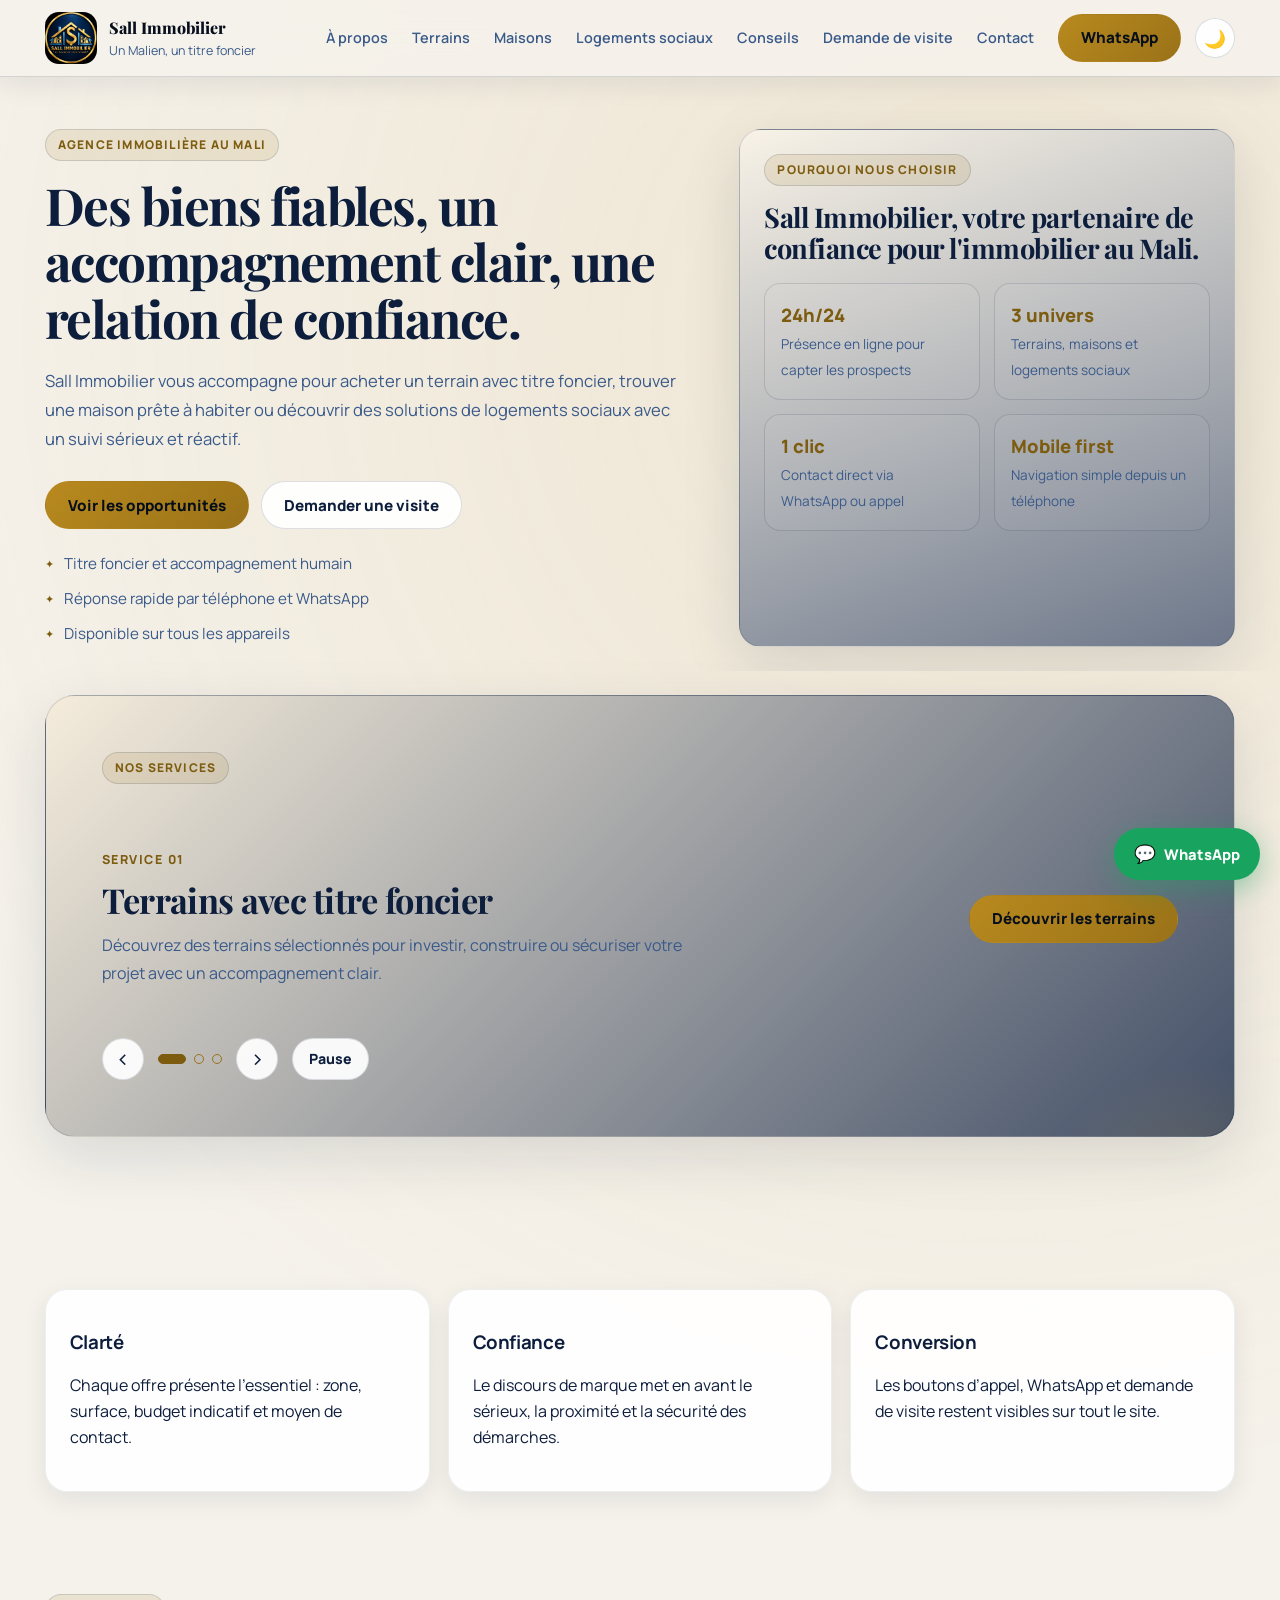
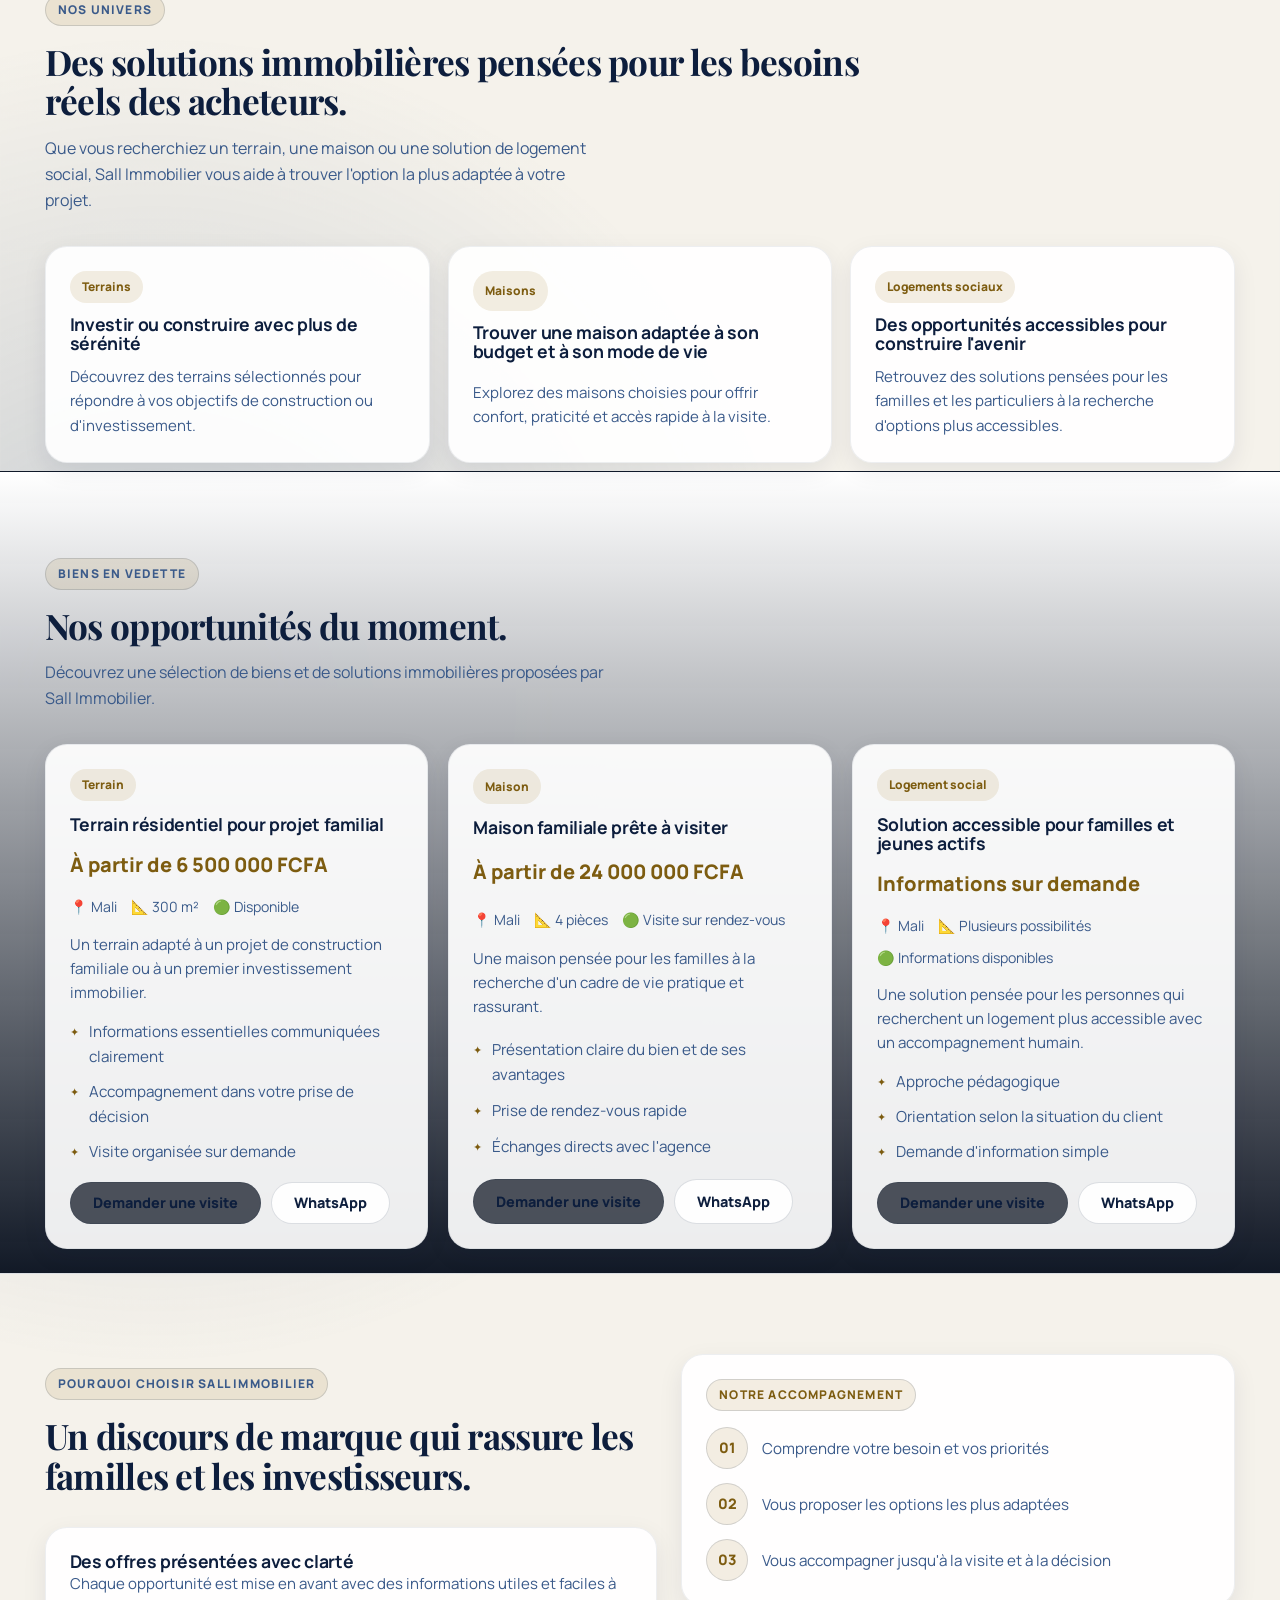
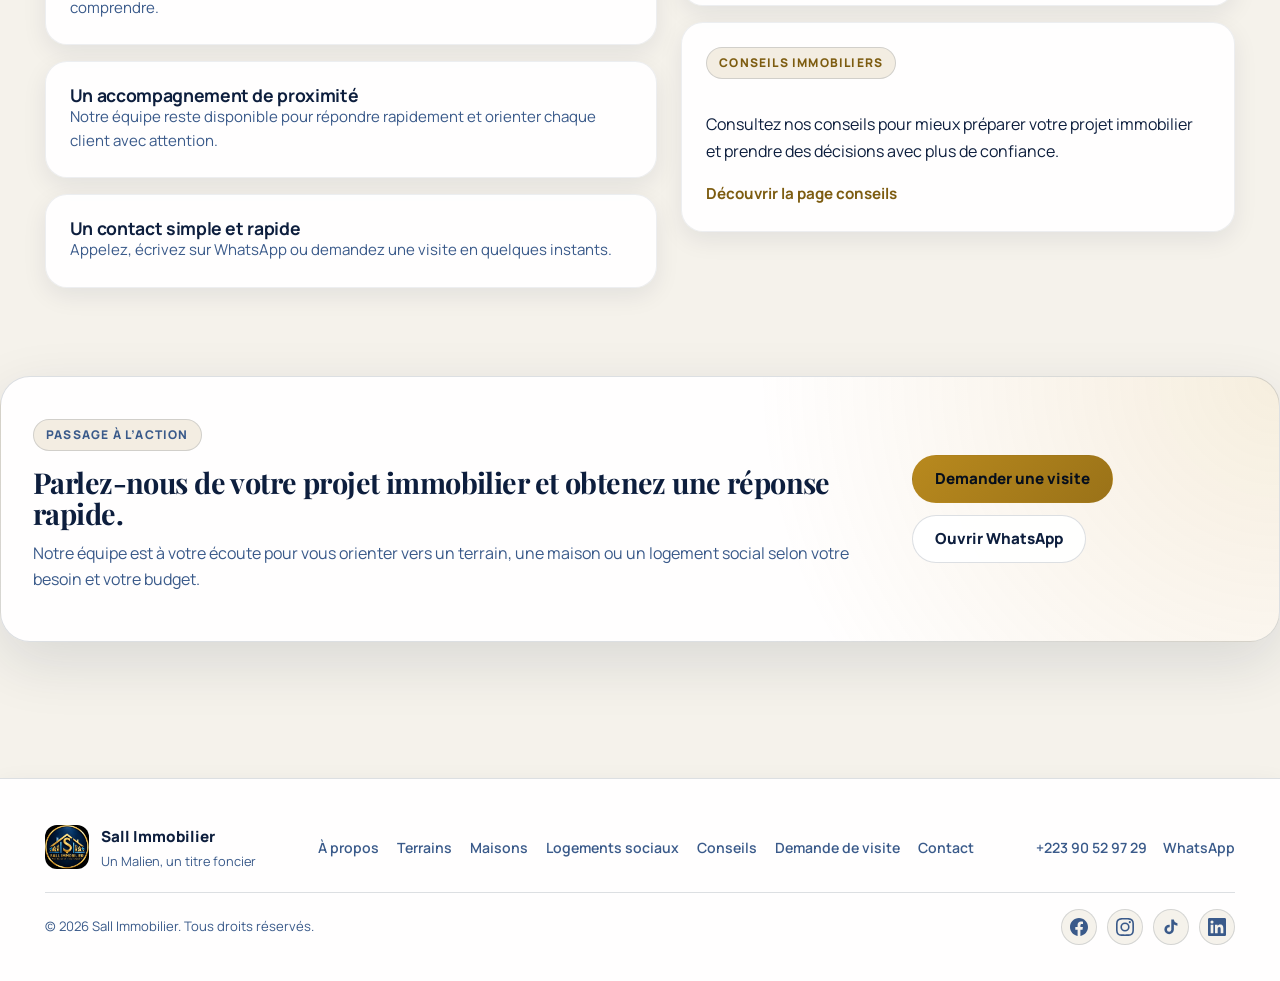
<file: index.html>
<!DOCTYPE html>
<html lang="fr">
  <head>
    <meta charset="UTF-8" />
    <meta name="viewport" content="width=device-width, initial-scale=1.0" />
    <title>Sall Immobilier | Terrains, maisons et logements sociaux au Mali</title>
    <link rel="icon" type="image/png" href="Logo.png" />
    <meta
      name="description"
      content="Sall Immobilier accompagne vos projets immobiliers au Mali avec des terrains, maisons et logements sociaux présentés avec clarté et professionnalisme."
    />
    <link rel="preconnect" href="https://fonts.googleapis.com" />
    <link rel="preconnect" href="https://fonts.gstatic.com" crossorigin />
    <link
      href="https://fonts.googleapis.com/css2?family=Manrope:wght@400;500;600;700;800&family=Playfair+Display:wght@600;700&display=swap"
      rel="stylesheet"
    />
    <link rel="stylesheet" href="styles.css" />
    <link rel="icon" type="image/png" href="Logo.png" />
    <link rel="shortcut icon" href="Logo.png" />
    <link rel="apple-touch-icon" href="Logo.png" />
  </head>
  <body data-page="home">
    <header class="site-header" data-site-header></header>

    <main>
      <section class="hero hero-home">
        <div class="shell hero-grid">
          <div class="hero-copy">
            <p class="eyebrow">Agence immobilière au Mali</p>
            <h1>Des biens fiables, un accompagnement clair, une relation de confiance.</h1>
            <p class="lead">
              Sall Immobilier vous accompagne pour acheter un terrain avec titre foncier,
              trouver une maison prête à habiter ou découvrir des solutions de logements
              sociaux avec un suivi sérieux et réactif.
            </p>
            <div class="button-row">
              <a class="button button-gold" href="terrains.html">Voir les opportunités</a>
              <a class="button button-outline" href="demande-visite.html">Demander une visite</a>
            </div>
            <ul class="feature-list compact-list">
              <li>Titre foncier et accompagnement humain</li>
              <li>Réponse rapide par téléphone et WhatsApp</li>
              <li>Disponible sur tous les appareils</li>
            </ul>
          </div>

          <div class="hero-panel elevated-card">
            <p class="card-kicker">Pourquoi nous choisir</p>
            <h2>Sall Immobilier, votre partenaire de confiance pour l'immobilier au Mali.</h2>
            <div class="stats-grid">
              <article>
                <strong>24h/24</strong>
                <span>Présence en ligne pour capter les prospects</span>
              </article>
              <article>
                <strong>3 univers</strong>
                <span>Terrains, maisons et logements sociaux</span>
              </article>
              <article>
                <strong>1 clic</strong>
                <span>Contact direct via WhatsApp ou appel</span>
              </article>
              <article>
                <strong>Mobile first</strong>
                <span>Navigation simple depuis un téléphone</span>
              </article>
            </div>
          </div>
        </div>
      </section>

      <section class="services-banner" aria-label="Nos services" aria-roledescription="carousel" role="region" data-service-banner>
        <div class="shell">
          <div class="services-banner-card">
            <div class="services-banner-copy">
              <p class="eyebrow">Nos services</p>
              <div class="services-banner-viewport" data-service-viewport>
                <article class="service-slide is-active" data-service-slide role="group" aria-roledescription="slide" aria-label="1 sur 3" aria-hidden="false">
                  <div>
                    <p class="service-slide-kicker">Service 01</p>
                    <h2>Terrains avec titre foncier</h2>
                    <p>
                      Découvrez des terrains sélectionnés pour investir, construire ou sécuriser
                      votre projet avec un accompagnement clair.
                    </p>
                  </div>
                  <a class="button button-gold service-slide-link" href="terrains.html">Découvrir les terrains</a>
                </article>
                <article class="service-slide" data-service-slide role="group" aria-roledescription="slide" aria-label="2 sur 3" aria-hidden="true">
                  <div>
                    <p class="service-slide-kicker">Service 02</p>
                    <h2>Maisons prêtes à habiter</h2>
                    <p>
                      Explorez des maisons adaptées aux familles et aux investisseurs, avec des
                      informations essentielles et une visite organisée sur demande.
                    </p>
                  </div>
                  <a class="button button-gold service-slide-link" href="maisons.html">Voir les maisons</a>
                </article>
                <article class="service-slide" data-service-slide role="group" aria-roledescription="slide" aria-label="3 sur 3" aria-hidden="true">
                  <div>
                    <p class="service-slide-kicker">Service 03</p>
                    <h2>Logements sociaux accessibles</h2>
                    <p>
                      Trouvez des solutions plus accessibles, pensées pour les familles et les
                      particuliers, avec une orientation adaptée à votre situation.
                    </p>
                  </div>
                  <a class="button button-gold service-slide-link" href="logements-sociaux.html">Découvrir les logements</a>
                </article>
              </div>
              <div class="services-banner-controls">
                <button class="services-banner-arrow" type="button" data-service-prev aria-label="Service précédent">
                  <span aria-hidden="true">‹</span>
                </button>
                <div class="services-banner-dots" data-service-dots>
                  <button class="services-banner-dot is-active" type="button" data-service-dot aria-label="Afficher le service 1 : Terrains" aria-current="true"></button>
                  <button class="services-banner-dot" type="button" data-service-dot aria-label="Afficher le service 2 : Maisons"></button>
                  <button class="services-banner-dot" type="button" data-service-dot aria-label="Afficher le service 3 : Logements sociaux"></button>
                </div>
                <button class="services-banner-arrow" type="button" data-service-next aria-label="Service suivant">
                  <span aria-hidden="true">›</span>
                </button>
                <button class="services-banner-toggle" type="button" data-service-toggle aria-pressed="false" aria-label="Suspendre le défilement">Pause</button>
              </div>
            </div>
          </div>
        </div>
      </section>

      <section class="section">
        <div class="shell">
          <div class="trust-grid">
            <article class="info-card">
              <h3>Clarté</h3>
              <p>Chaque offre présente l’essentiel : zone, surface, budget indicatif et moyen de contact.</p>
            </article>
            <article class="info-card">
              <h3>Confiance</h3>
              <p>Le discours de marque met en avant le sérieux, la proximité et la sécurité des démarches.</p>
            </article>
            <article class="info-card">
              <h3>Conversion</h3>
              <p>Les boutons d’appel, WhatsApp et demande de visite restent visibles sur tout le site.</p>
            </article>
          </div>
        </div>
      </section>

      <section class="section">
        <div class="shell">
          <div class="section-heading">
            <p class="eyebrow">Nos univers</p>
            <h2>Des solutions immobilières pensées pour les besoins réels des acheteurs.</h2>
            <p>
              Que vous recherchiez un terrain, une maison ou une solution de logement social,
              Sall Immobilier vous aide à trouver l'option la plus adaptée à votre projet.
            </p>
          </div>
          <div class="category-grid">
            <a class="category-card" href="terrains.html">
              <span class="pill">Terrains</span>
              <h3>Investir ou construire avec plus de sérénité</h3>
              <p>
                Découvrez des terrains sélectionnés pour répondre à vos objectifs de construction
                ou d'investissement.
              </p>
            </a>
            <a class="category-card" href="maisons.html">
              <span class="pill">Maisons</span>
              <h3>Trouver une maison adaptée à son budget et à son mode de vie</h3>
              <p>
                Explorez des maisons choisies pour offrir confort, praticité et accès rapide à
                la visite.
              </p>
            </a>
            <a class="category-card" href="logements-sociaux.html">
              <span class="pill">Logements sociaux</span>
              <h3>Des opportunités accessibles pour construire l'avenir</h3>
              <p>
                Retrouvez des solutions pensées pour les familles et les particuliers à la
                recherche d'options plus accessibles.
              </p>
            </a>
          </div>
        </div>
      </section>

      <section class="section section-dark">
        <div class="shell">
          <div class="section-heading">
            <p class="eyebrow">Biens en vedette</p>
            <h2>Nos opportunités du moment.</h2>
            <p>
              Découvrez une sélection de biens et de solutions immobilières proposées par
              Sall Immobilier.
            </p>
          </div>
          <div class="listing-grid" data-listings="featured"></div>
        </div>
      </section>

      <section class="section">
        <div class="shell split-layout">
          <div>
            <div class="section-heading">
              <p class="eyebrow">Pourquoi choisir Sall Immobilier</p>
              <h2>Un discours de marque qui rassure les familles et les investisseurs.</h2>
            </div>
            <div class="bullet-cards">
              <article class="bullet-card">
                <h3>Des offres présentées avec clarté</h3>
                <p>Chaque opportunité est mise en avant avec des informations utiles et faciles à comprendre.</p>
              </article>
              <article class="bullet-card">
                <h3>Un accompagnement de proximité</h3>
                <p>Notre équipe reste disponible pour répondre rapidement et orienter chaque client avec attention.</p>
              </article>
              <article class="bullet-card">
                <h3>Un contact simple et rapide</h3>
                <p>Appelez, écrivez sur WhatsApp ou demandez une visite en quelques instants.</p>
              </article>
            </div>
          </div>

          <div class="panel-stack">
            <article class="elevated-card">
              <p class="card-kicker">Notre accompagnement</p>
              <ol class="step-list">
                <li>Comprendre votre besoin et vos priorités</li>
                <li>Vous proposer les options les plus adaptées</li>
                <li>Vous accompagner jusqu'à la visite et à la décision</li>
              </ol>
            </article>
            <article class="elevated-card">
              <p class="card-kicker">Conseils immobiliers</p>
              <p>
                Consultez nos conseils pour mieux préparer votre projet immobilier et prendre
                des décisions avec plus de confiance.
              </p>
              <a class="text-link" href="conseils.html">Découvrir la page conseils</a>
            </article>
          </div>
        </div>
      </section>

      <section class="section cta-section">
        <div class="shell cta-shell">
          <div>
            <p class="eyebrow">Passage à l’action</p>
            <h2>Parlez-nous de votre projet immobilier et obtenez une réponse rapide.</h2>
            <p>
              Notre équipe est à votre écoute pour vous orienter vers un terrain, une maison ou
              un logement social selon votre besoin et votre budget.
            </p>
          </div>
          <div class="button-row">
            <a class="button button-gold" href="demande-visite.html">Demander une visite</a>
            <a class="button button-outline" data-whatsapp-link href="#">Ouvrir WhatsApp</a>
          </div>
        </div>
      </section>
    </main>

    <footer class="site-footer" data-site-footer></footer>
    <a class="floating-whatsapp" data-whatsapp-link href="#" aria-label="Contacter Sall Immobilier sur WhatsApp">WhatsApp</a>

    <script src="site-data.js"></script>
    <script src="script.js"></script>
  </body>
</html>
</file>
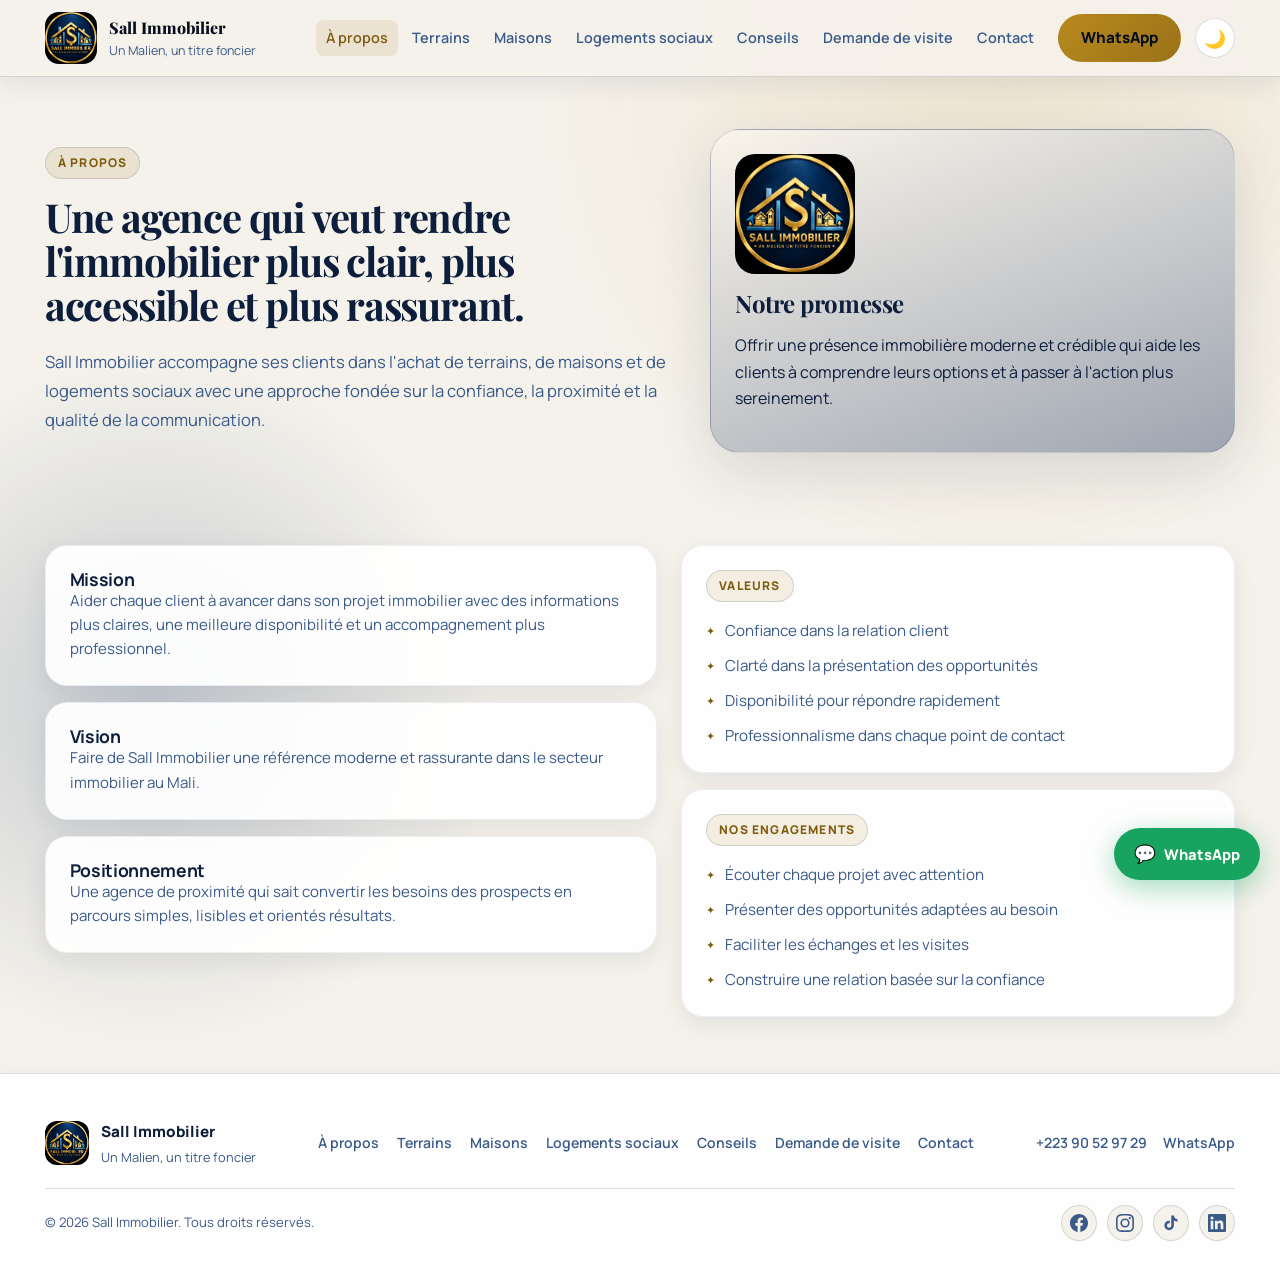
<file: a-propos.html>
<!DOCTYPE html>
<html lang="fr">
  <head>
    <meta charset="UTF-8" />
    <meta name="viewport" content="width=device-width, initial-scale=1.0" />
    <title>À propos | Sall Immobilier</title>
    <meta
      name="description"
      content="Découvrez la mission, la vision et l'approche de Sall Immobilier pour accompagner les projets immobiliers au Mali."
    />
    <link rel="preconnect" href="https://fonts.googleapis.com" />
    <link rel="preconnect" href="https://fonts.gstatic.com" crossorigin />
    <link
      href="https://fonts.googleapis.com/css2?family=Manrope:wght@400;500;600;700;800&family=Playfair+Display:wght@600;700&display=swap"
      rel="stylesheet"
    />
    <link rel="stylesheet" href="styles.css" />
    <link rel="icon" type="image/png" href="Logo.png" />
    <link rel="shortcut icon" href="Logo.png" />
    <link rel="apple-touch-icon" href="Logo.png" />
  </head>
  <body data-page="apropos">
    <header class="site-header" data-site-header></header>

    <main>
      <section class="page-hero">
        <div class="shell page-grid">
          <div>
            <p class="eyebrow">À propos</p>
            <h1>Une agence qui veut rendre l'immobilier plus clair, plus accessible et plus rassurant.</h1>
            <p class="lead">
              Sall Immobilier accompagne ses clients dans l'achat de terrains, de maisons et
              de logements sociaux avec une approche fondée sur la confiance, la proximité et
              la qualité de la communication.
            </p>
          </div>
          <aside class="hero-aside">
            <img src="Logo.png" alt="Logo Sall Immobilier" />
            <h2>Notre promesse</h2>
            <p>
              Offrir une présence immobilière moderne et crédible qui aide les clients à
              comprendre leurs options et à passer à l'action plus sereinement.
            </p>
          </aside>
        </div>
      </section>

      <section class="section">
        <div class="shell split-layout">
          <div class="bullet-cards">
            <article class="bullet-card">
              <h3>Mission</h3>
              <p>
                Aider chaque client à avancer dans son projet immobilier avec des informations
                plus claires, une meilleure disponibilité et un accompagnement plus professionnel.
              </p>
            </article>
            <article class="bullet-card">
              <h3>Vision</h3>
              <p>
                Faire de Sall Immobilier une référence moderne et rassurante dans le secteur
                immobilier au Mali.
              </p>
            </article>
            <article class="bullet-card">
              <h3>Positionnement</h3>
              <p>
                Une agence de proximité qui sait convertir les besoins des prospects en
                parcours simples, lisibles et orientés résultats.
              </p>
            </article>
          </div>

          <div class="panel-stack">
            <article class="elevated-card">
              <p class="card-kicker">Valeurs</p>
              <ul class="feature-list">
                <li>Confiance dans la relation client</li>
                <li>Clarté dans la présentation des opportunités</li>
                <li>Disponibilité pour répondre rapidement</li>
                <li>Professionnalisme dans chaque point de contact</li>
              </ul>
            </article>
            <article class="elevated-card">
              <p class="card-kicker">Nos engagements</p>
              <ul class="feature-list">
                <li>Écouter chaque projet avec attention</li>
                <li>Présenter des opportunités adaptées au besoin</li>
                <li>Faciliter les échanges et les visites</li>
                <li>Construire une relation basée sur la confiance</li>
              </ul>
            </article>
          </div>
        </div>
      </section>
    </main>

    <footer class="site-footer" data-site-footer></footer>
    <a class="floating-whatsapp" data-whatsapp-link href="#">WhatsApp</a>

    <script src="site-data.js"></script>
    <script src="script.js"></script>
  </body>
</html>
</file>
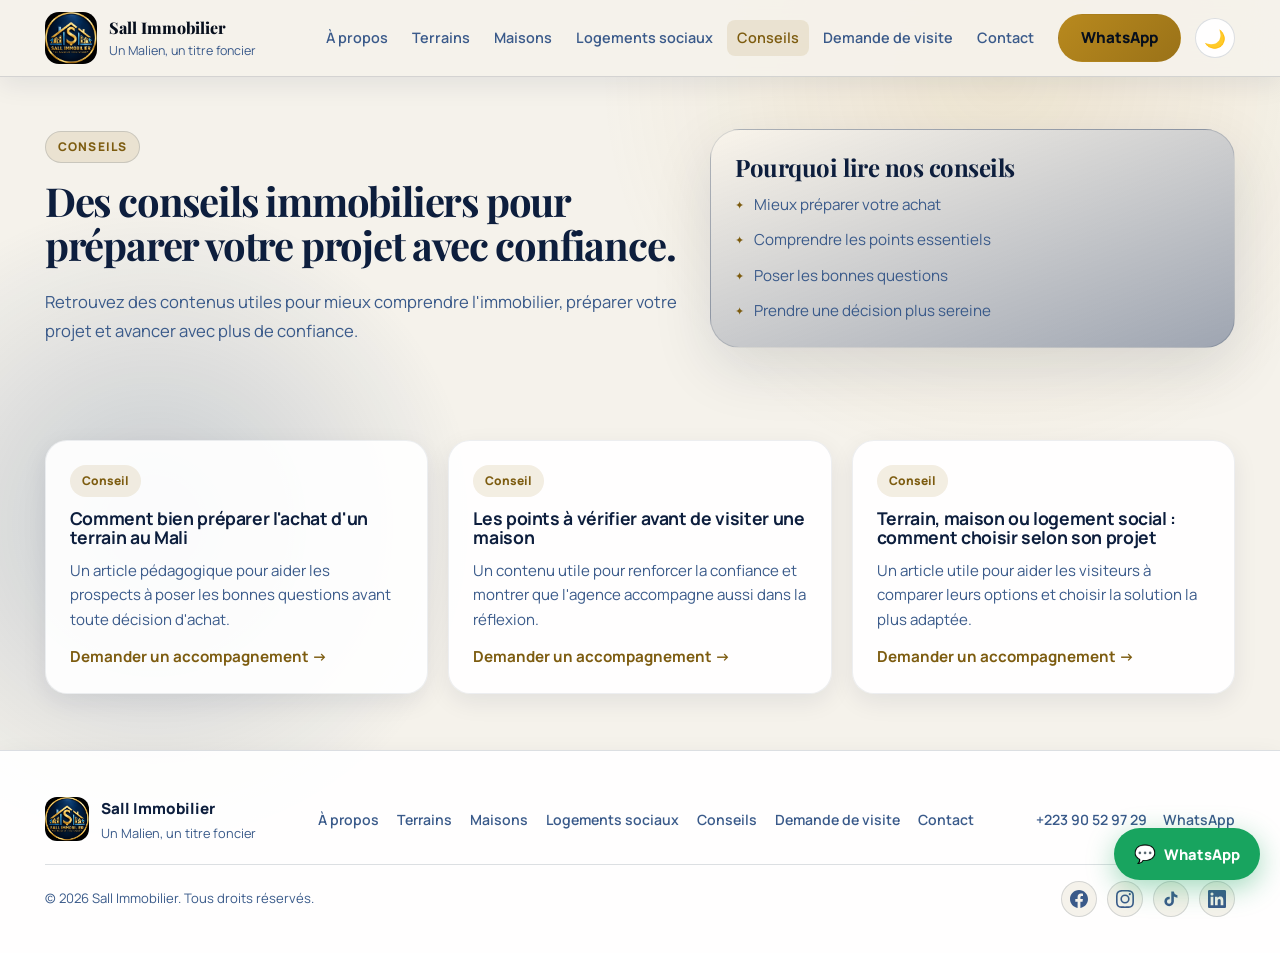
<file: conseils.html>
<!DOCTYPE html>
<html lang="fr">
  <head>
    <meta charset="UTF-8" />
    <meta name="viewport" content="width=device-width, initial-scale=1.0" />
    <title>Conseils immobiliers | Sall Immobilier</title>
    <meta
      name="description"
      content="Retrouvez les conseils immobiliers de Sall Immobilier pour préparer un achat de terrain, de maison ou de logement social au Mali."
    />
    <link rel="preconnect" href="https://fonts.googleapis.com" />
    <link rel="preconnect" href="https://fonts.gstatic.com" crossorigin />
    <link
      href="https://fonts.googleapis.com/css2?family=Manrope:wght@400;500;600;700;800&family=Playfair+Display:wght@600;700&display=swap"
      rel="stylesheet"
    />
    <link rel="stylesheet" href="styles.css" />
    <link rel="icon" type="image/png" href="Logo.png" />
    <link rel="shortcut icon" href="Logo.png" />
    <link rel="apple-touch-icon" href="Logo.png" />
  </head>
  <body data-page="conseils">
    <header class="site-header" data-site-header></header>

    <main>
      <section class="page-hero">
        <div class="shell page-grid">
          <div>
            <p class="eyebrow">Conseils</p>
            <h1>Des conseils immobiliers pour préparer votre projet avec confiance.</h1>
            <p class="lead">
              Retrouvez des contenus utiles pour mieux comprendre l'immobilier, préparer votre
              projet et avancer avec plus de confiance.
            </p>
          </div>
          <aside class="hero-aside">
            <h2>Pourquoi lire nos conseils</h2>
            <ul class="feature-list">
              <li>Mieux préparer votre achat</li>
              <li>Comprendre les points essentiels</li>
              <li>Poser les bonnes questions</li>
              <li>Prendre une décision plus sereine</li>
            </ul>
          </aside>
        </div>
      </section>

      <section class="section">
        <div class="shell">
          <div class="articles-grid" data-articles></div>
        </div>
      </section>
    </main>

    <footer class="site-footer" data-site-footer></footer>
    <a class="floating-whatsapp" data-whatsapp-link href="#">WhatsApp</a>

    <script src="site-data.js"></script>
    <script src="script.js"></script>
  </body>
</html>
</file>
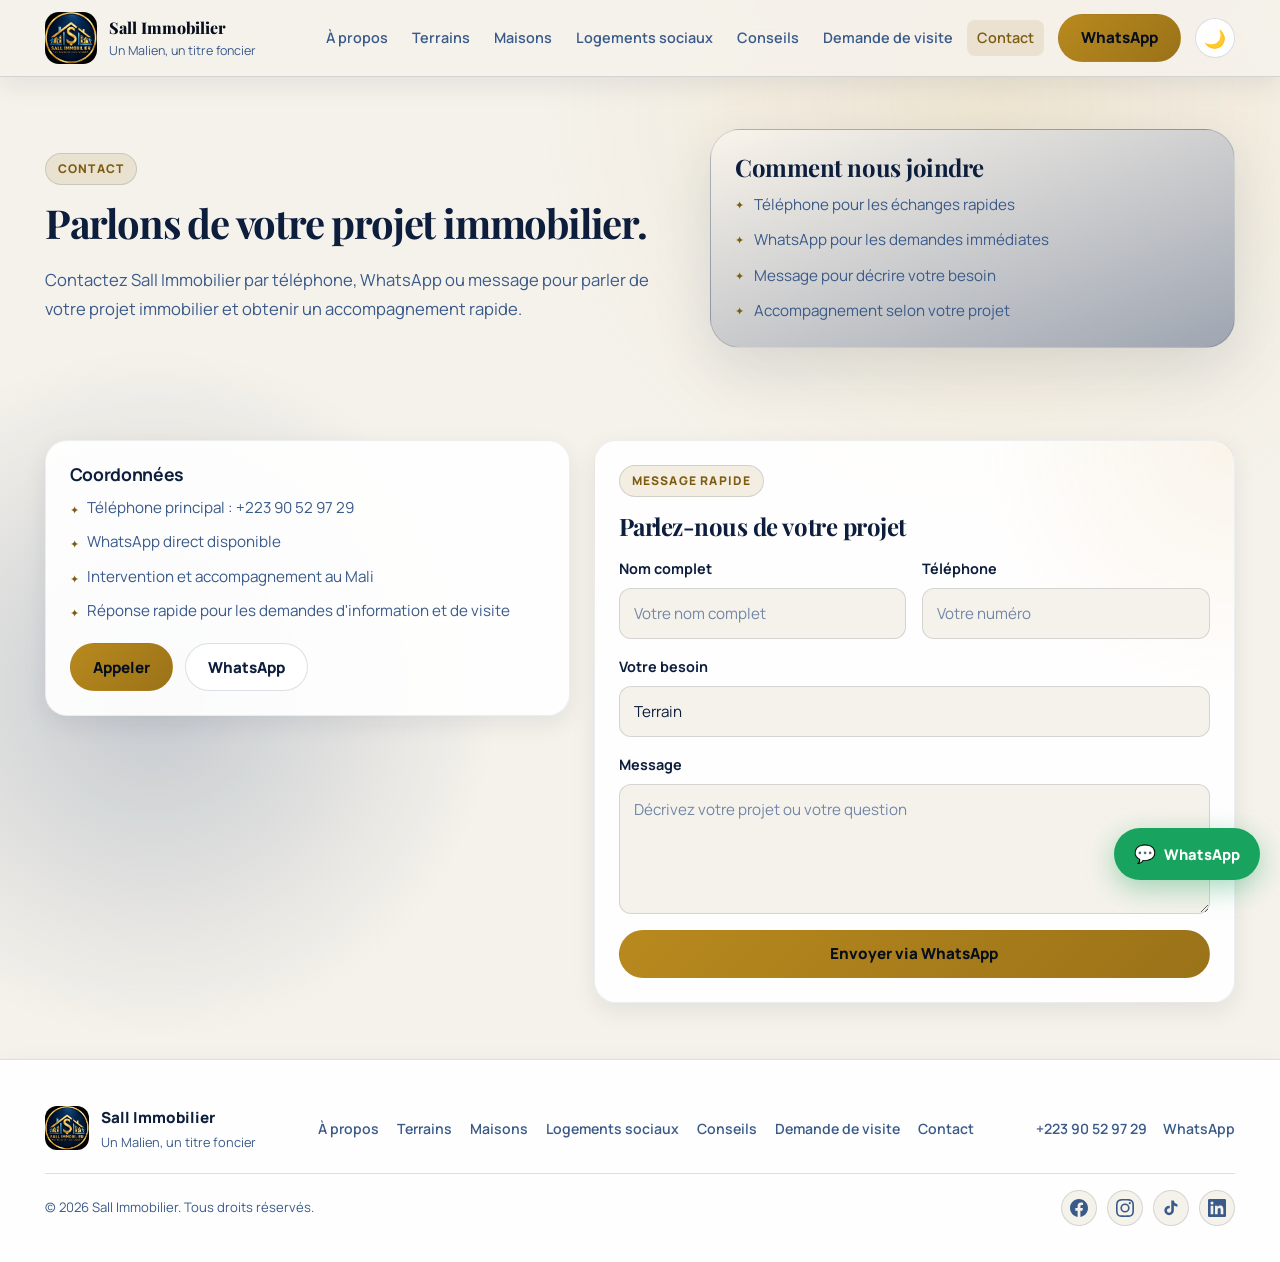
<file: contact.html>
<!DOCTYPE html>
<html lang="fr">
  <head>
    <meta charset="UTF-8" />
    <meta name="viewport" content="width=device-width, initial-scale=1.0" />
    <title>Contact | Sall Immobilier</title>
    <meta
      name="description"
      content="Contactez Sall Immobilier par téléphone, WhatsApp ou formulaire pour parler de votre projet immobilier."
    />
    <link rel="preconnect" href="https://fonts.googleapis.com" />
    <link rel="preconnect" href="https://fonts.gstatic.com" crossorigin />
    <link
      href="https://fonts.googleapis.com/css2?family=Manrope:wght@400;500;600;700;800&family=Playfair+Display:wght@600;700&display=swap"
      rel="stylesheet"
    />
    <link rel="stylesheet" href="styles.css" />
    <link rel="icon" type="image/png" href="Logo.png" />
    <link rel="shortcut icon" href="Logo.png" />
    <link rel="apple-touch-icon" href="Logo.png" />
  </head>
  <body data-page="contact">
    <header class="site-header" data-site-header></header>

    <main>
      <section class="page-hero">
        <div class="shell page-grid">
          <div>
            <p class="eyebrow">Contact</p>
            <h1>Parlons de votre projet immobilier.</h1>
            <p class="lead">
              Contactez Sall Immobilier par téléphone, WhatsApp ou message pour parler de votre
              projet immobilier et obtenir un accompagnement rapide.
            </p>
          </div>
          <aside class="hero-aside">
            <h2>Comment nous joindre</h2>
            <ul class="feature-list">
              <li>Téléphone pour les échanges rapides</li>
              <li>WhatsApp pour les demandes immédiates</li>
              <li>Message pour décrire votre besoin</li>
              <li>Accompagnement selon votre projet</li>
            </ul>
          </aside>
        </div>
      </section>

      <section class="section">
        <div class="shell contact-layout">
          <div class="contact-card">
            <h3>Coordonnées</h3>
            <ul>
              <li>Téléphone principal : +223 90 52 97 29</li>
              <li>WhatsApp direct disponible</li>
              <li>Intervention et accompagnement au Mali</li>
              <li>Réponse rapide pour les demandes d'information et de visite</li>
            </ul>
            <div class="button-row">
              <a class="button button-gold" href="tel:+22390529729">Appeler</a>
              <a class="button button-outline" data-whatsapp-link href="#">WhatsApp</a>
            </div>
          </div>

          <div class="form-shell">
            <p class="card-kicker">Message rapide</p>
            <h2 class="panel-title">Parlez-nous de votre projet</h2>
            <form class="lead-form" data-form-title="Demande de contact depuis le site">
              <div class="field-grid">
                <div class="field">
                  <label for="contact-nom">Nom complet</label>
                  <input id="contact-nom" name="Nom complet" data-label="Nom complet" required placeholder="Votre nom complet" />
                </div>
                <div class="field">
                  <label for="contact-telephone">Téléphone</label>
                  <input id="contact-telephone" name="Téléphone" data-label="Téléphone" required placeholder="Votre numéro" />
                </div>
                <div class="field full">
                  <label for="contact-besoin">Votre besoin</label>
                  <select id="contact-besoin" name="Besoin" data-label="Besoin">
                    <option value="Terrain">Terrain</option>
                    <option value="Maison">Maison</option>
                    <option value="Logement social">Logement social</option>
                    <option value="Accompagnement immobilier">Accompagnement immobilier</option>
                  </select>
                </div>
                <div class="field full">
                  <label for="contact-message">Message</label>
                  <textarea id="contact-message" name="Message" data-label="Message" placeholder="Décrivez votre projet ou votre question"></textarea>
                </div>
              </div>
              <button class="button button-gold" type="submit">Envoyer via WhatsApp</button>
            </form>
          </div>
        </div>
      </section>
    </main>

    <footer class="site-footer" data-site-footer></footer>
    <a class="floating-whatsapp" data-whatsapp-link href="#">WhatsApp</a>

    <script src="site-data.js"></script>
    <script src="script.js"></script>
  </body>
</html>
</file>
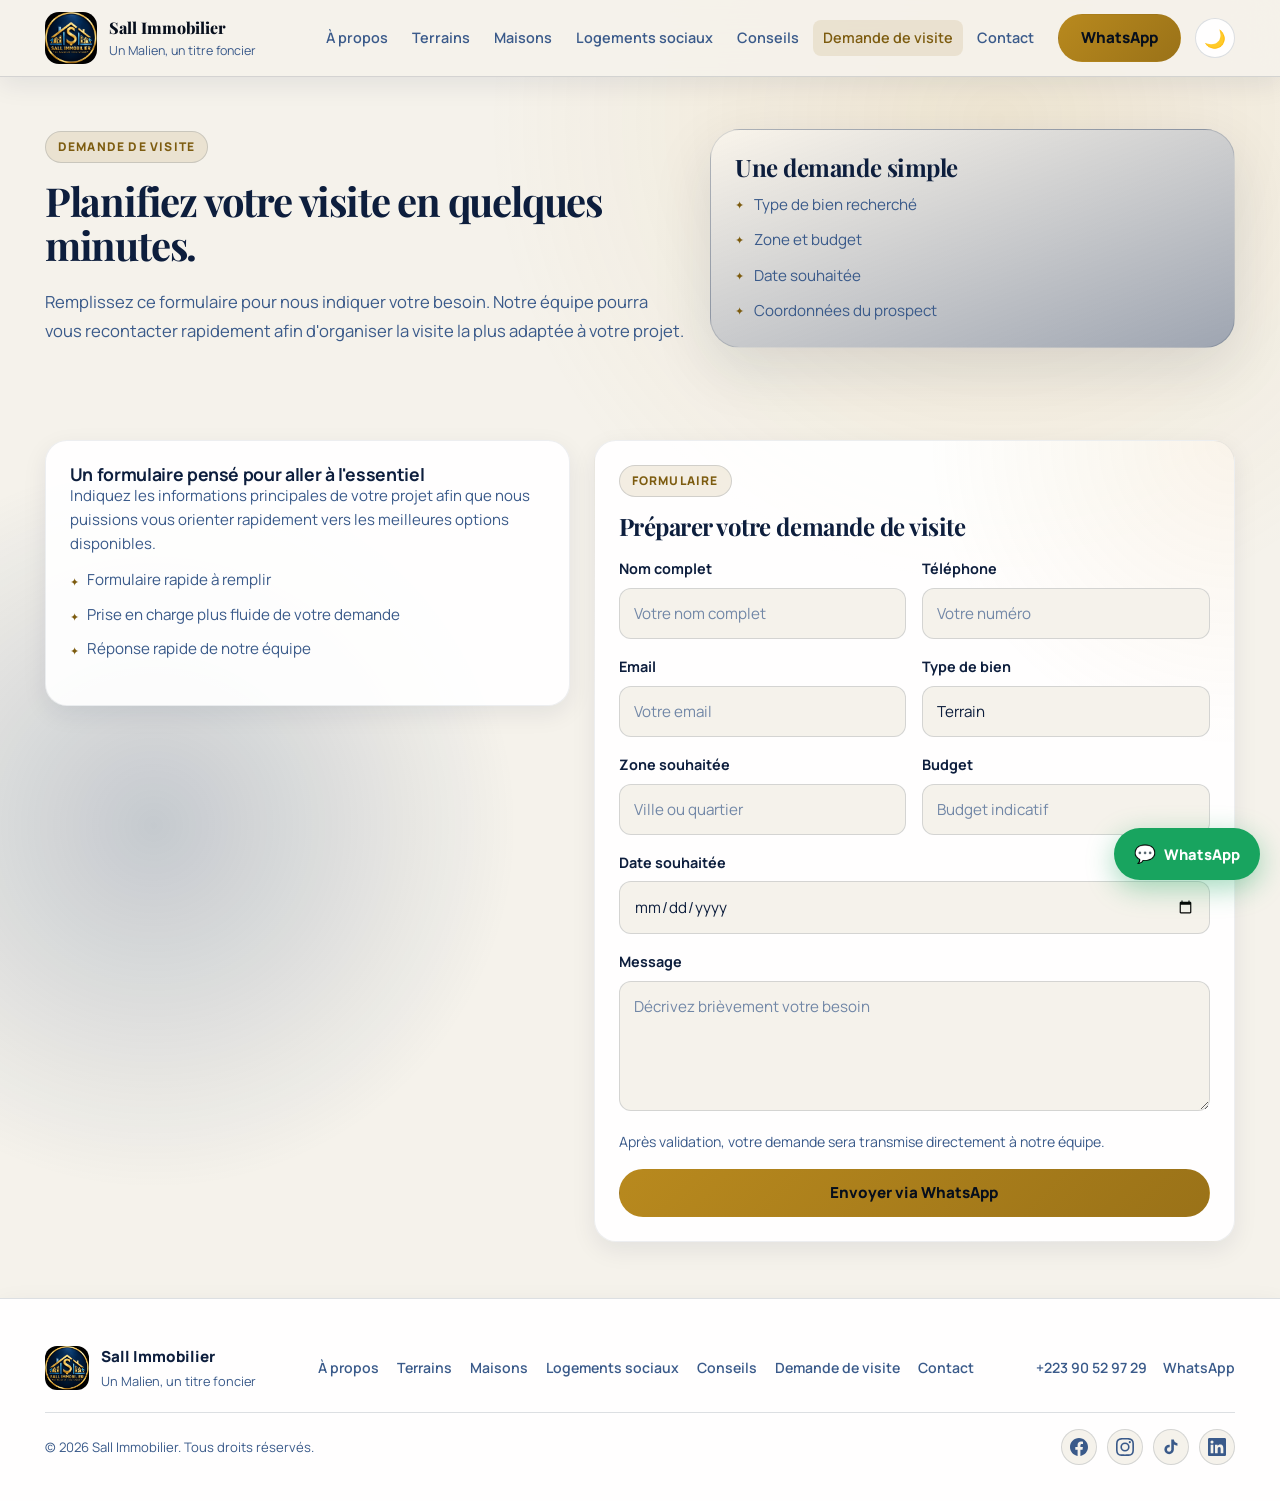
<file: demande-visite.html>
<!DOCTYPE html>
<html lang="fr">
  <head>
    <meta charset="UTF-8" />
    <meta name="viewport" content="width=device-width, initial-scale=1.0" />
    <title>Demande de visite | Sall Immobilier</title>
    <meta
      name="description"
      content="Faites une demande de visite à Sall Immobilier et transmettez rapidement vos besoins à l'agence."
    />
    <link rel="preconnect" href="https://fonts.googleapis.com" />
    <link rel="preconnect" href="https://fonts.gstatic.com" crossorigin />
    <link
      href="https://fonts.googleapis.com/css2?family=Manrope:wght@400;500;600;700;800&family=Playfair+Display:wght@600;700&display=swap"
      rel="stylesheet"
    />
    <link rel="stylesheet" href="styles.css" />
    <link rel="icon" type="image/png" href="Logo.png" />
    <link rel="shortcut icon" href="Logo.png" />
    <link rel="apple-touch-icon" href="Logo.png" />
  </head>
  <body data-page="visite">
    <header class="site-header" data-site-header></header>

    <main>
      <section class="page-hero">
        <div class="shell page-grid">
          <div>
            <p class="eyebrow">Demande de visite</p>
            <h1>Planifiez votre visite en quelques minutes.</h1>
            <p class="lead">
              Remplissez ce formulaire pour nous indiquer votre besoin. Notre équipe pourra vous
              recontacter rapidement afin d'organiser la visite la plus adaptée à votre projet.
            </p>
          </div>
          <aside class="hero-aside">
            <h2>Une demande simple</h2>
            <ul class="feature-list">
              <li>Type de bien recherché</li>
              <li>Zone et budget</li>
              <li>Date souhaitée</li>
              <li>Coordonnées du prospect</li>
            </ul>
          </aside>
        </div>
      </section>

      <section class="section">
        <div class="shell form-layout">
          <div class="contact-card">
            <h3>Un formulaire pensé pour aller à l'essentiel</h3>
            <p>
              Indiquez les informations principales de votre projet afin que nous puissions vous
              orienter rapidement vers les meilleures options disponibles.
            </p>
            <ul class="contact-list">
              <li>Formulaire rapide à remplir</li>
              <li>Prise en charge plus fluide de votre demande</li>
              <li>Réponse rapide de notre équipe</li>
            </ul>
          </div>

          <div class="form-shell">
            <p class="card-kicker">Formulaire</p>
            <h2 class="panel-title">Préparer votre demande de visite</h2>
            <form class="lead-form" data-form-title="Demande de visite depuis le site">
              <div class="field-grid">
                <div class="field">
                  <label for="nom">Nom complet</label>
                  <input id="nom" name="Nom complet" data-label="Nom complet" required placeholder="Votre nom complet" />
                </div>
                <div class="field">
                  <label for="telephone">Téléphone</label>
                  <input id="telephone" name="Téléphone" data-label="Téléphone" required placeholder="Votre numéro" />
                </div>
                <div class="field">
                  <label for="email">Email</label>
                  <input id="email" type="email" name="Email" data-label="Email" placeholder="Votre email" />
                </div>
                <div class="field">
                  <label for="type-bien">Type de bien</label>
                  <select id="type-bien" name="Type de bien" data-label="Type de bien">
                    <option value="Terrain">Terrain</option>
                    <option value="Maison">Maison</option>
                    <option value="Logement social">Logement social</option>
                  </select>
                </div>
                <div class="field">
                  <label for="zone">Zone souhaitée</label>
                  <input id="zone" name="Zone souhaitée" data-label="Zone souhaitée" placeholder="Ville ou quartier" />
                </div>
                <div class="field">
                  <label for="budget">Budget</label>
                  <input id="budget" name="Budget" data-label="Budget" placeholder="Budget indicatif" />
                </div>
                <div class="field full">
                  <label for="date">Date souhaitée</label>
                  <input id="date" type="date" name="Date souhaitée" data-label="Date souhaitée" />
                </div>
                <div class="field full">
                  <label for="message">Message</label>
                  <textarea id="message" name="Message" data-label="Message" placeholder="Décrivez brièvement votre besoin"></textarea>
                </div>
              </div>
              <p class="field-help">Après validation, votre demande sera transmise directement à notre équipe.</p>
              <button class="button button-gold" type="submit">Envoyer via WhatsApp</button>
            </form>
          </div>
        </div>
      </section>
    </main>

    <footer class="site-footer" data-site-footer></footer>
    <a class="floating-whatsapp" data-whatsapp-link href="#">WhatsApp</a>

    <script src="site-data.js"></script>
    <script src="script.js"></script>
  </body>
</html>
</file>
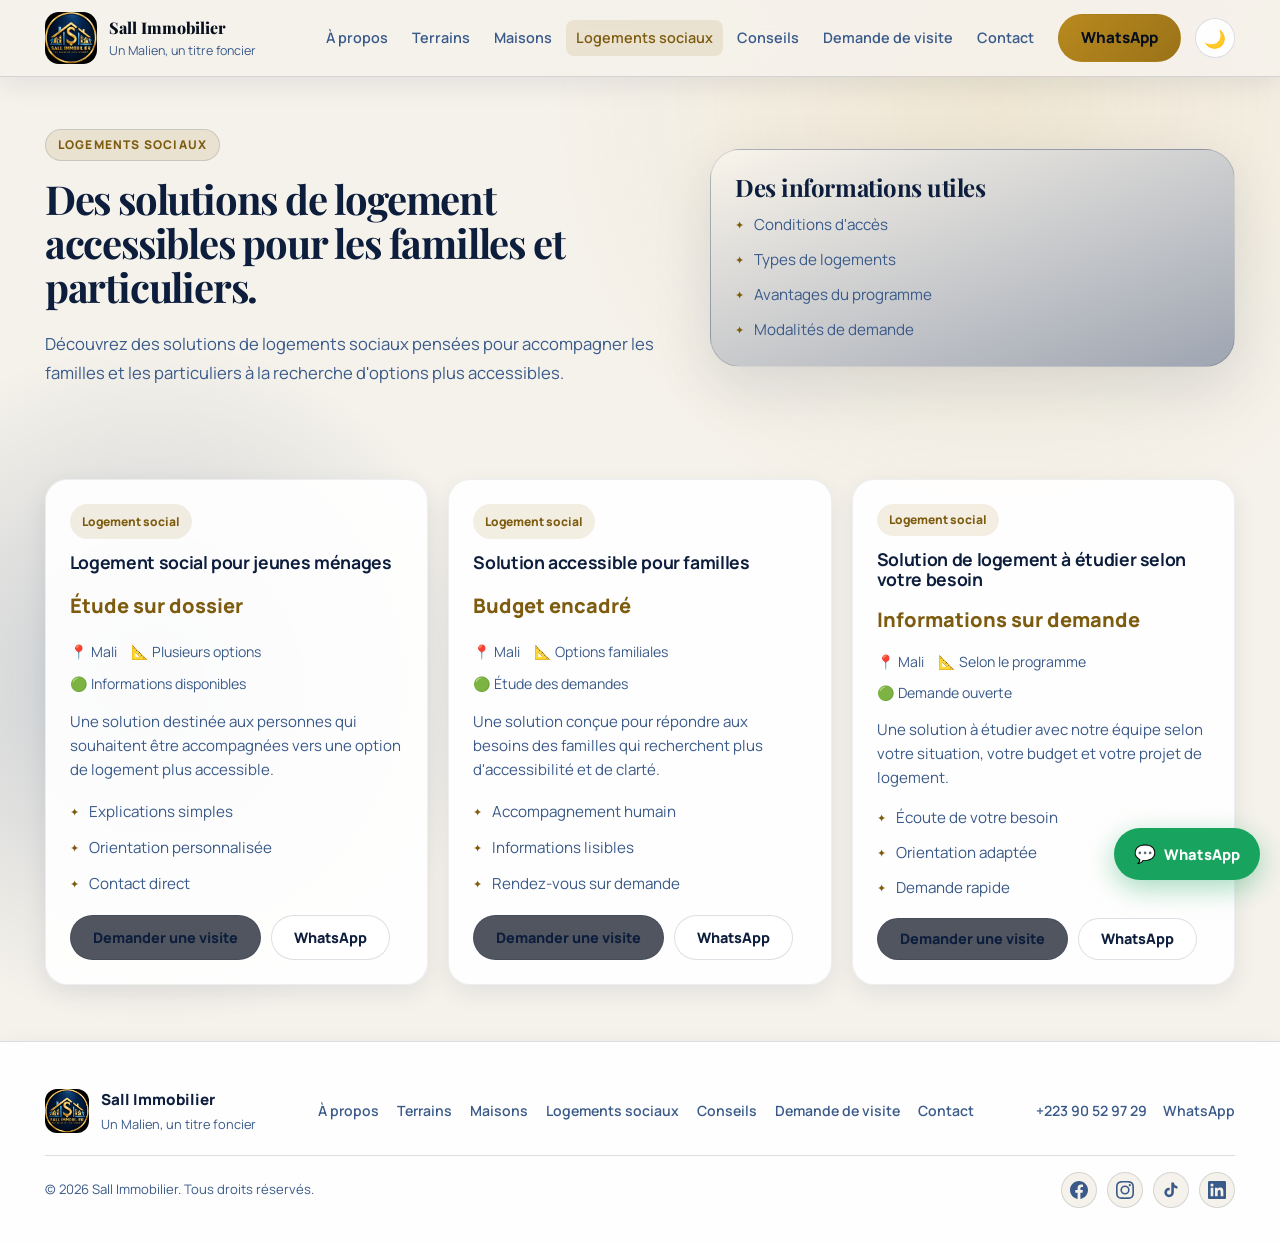
<file: logements-sociaux.html>
<!DOCTYPE html>
<html lang="fr">
  <head>
    <meta charset="UTF-8" />
    <meta name="viewport" content="width=device-width, initial-scale=1.0" />
    <title>Logements sociaux | Sall Immobilier</title>
    <meta
      name="description"
      content="Découvrez les solutions de logements sociaux présentées par Sall Immobilier et faites une demande d'information."
    />
    <link rel="preconnect" href="https://fonts.googleapis.com" />
    <link rel="preconnect" href="https://fonts.gstatic.com" crossorigin />
    <link
      href="https://fonts.googleapis.com/css2?family=Manrope:wght@400;500;600;700;800&family=Playfair+Display:wght@600;700&display=swap"
      rel="stylesheet"
    />
    <link rel="stylesheet" href="styles.css" />
    <link rel="icon" type="image/png" href="Logo.png" />
    <link rel="shortcut icon" href="Logo.png" />
    <link rel="apple-touch-icon" href="Logo.png" />
  </head>
  <body data-page="social">
    <header class="site-header" data-site-header></header>

    <main>
      <section class="page-hero">
        <div class="shell page-grid">
          <div>
            <p class="eyebrow">Logements sociaux</p>
            <h1>Des solutions de logement accessibles pour les familles et particuliers.</h1>
            <p class="lead">
              Découvrez des solutions de logements sociaux pensées pour accompagner les familles
              et les particuliers à la recherche d'options plus accessibles.
            </p>
          </div>
          <aside class="hero-aside">
            <h2>Des informations utiles</h2>
            <ul class="feature-list">
              <li>Conditions d'accès</li>
              <li>Types de logements</li>
              <li>Avantages du programme</li>
              <li>Modalités de demande</li>
            </ul>
          </aside>
        </div>
      </section>

      <section class="section">
        <div class="shell">
          <div class="listing-grid" data-listings="social"></div>
        </div>
      </section>
    </main>

    <footer class="site-footer" data-site-footer></footer>
    <a class="floating-whatsapp" data-whatsapp-link href="#">WhatsApp</a>

    <script src="site-data.js"></script>
    <script src="script.js"></script>
  </body>
</html>
</file>
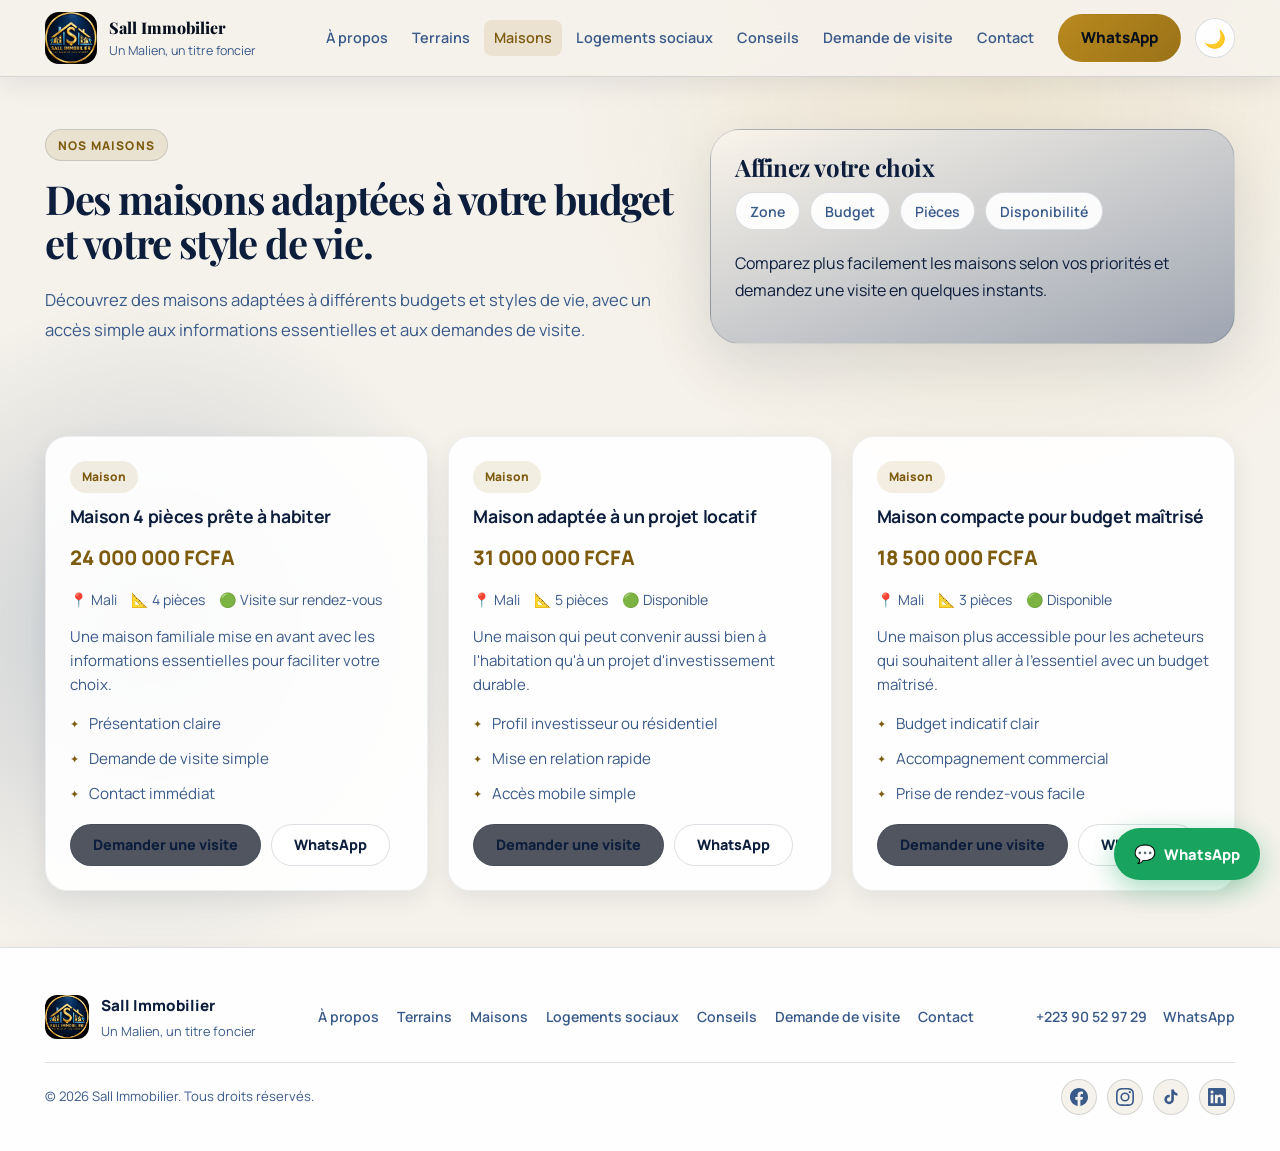
<file: maisons.html>
<!DOCTYPE html>
<html lang="fr">
  <head>
    <meta charset="UTF-8" />
    <meta name="viewport" content="width=device-width, initial-scale=1.0" />
    <title>Maisons à vendre | Sall Immobilier</title>
    <meta
      name="description"
      content="Consultez les maisons proposées par Sall Immobilier et planifiez une visite rapidement."
    />
    <link rel="preconnect" href="https://fonts.googleapis.com" />
    <link rel="preconnect" href="https://fonts.gstatic.com" crossorigin />
    <link
      href="https://fonts.googleapis.com/css2?family=Manrope:wght@400;500;600;700;800&family=Playfair+Display:wght@600;700&display=swap"
      rel="stylesheet"
    />
    <link rel="stylesheet" href="styles.css" />
    <link rel="icon" type="image/png" href="Logo.png" />
    <link rel="shortcut icon" href="Logo.png" />
    <link rel="apple-touch-icon" href="Logo.png" />
  </head>
  <body data-page="maisons">
    <header class="site-header" data-site-header></header>

    <main>
      <section class="page-hero">
        <div class="shell page-grid">
          <div>
            <p class="eyebrow">Nos maisons</p>
            <h1>Des maisons adaptées à votre budget et votre style de vie.</h1>
            <p class="lead">
              Découvrez des maisons adaptées à différents budgets et styles de vie, avec un
              accès simple aux informations essentielles et aux demandes de visite.
            </p>
          </div>
          <aside class="hero-aside">
            <h2>Affinez votre choix</h2>
            <div class="filter-row">
              <span class="filter-chip">Zone</span>
              <span class="filter-chip">Budget</span>
              <span class="filter-chip">Pièces</span>
              <span class="filter-chip">Disponibilité</span>
            </div>
            <p>
              Comparez plus facilement les maisons selon vos priorités et demandez une visite en
              quelques instants.
            </p>
          </aside>
        </div>
      </section>

      <section class="section">
        <div class="shell">
          <div class="listing-grid" data-listings="maisons"></div>
        </div>
      </section>
    </main>

    <footer class="site-footer" data-site-footer></footer>
    <a class="floating-whatsapp" data-whatsapp-link href="#">WhatsApp</a>

    <script src="site-data.js"></script>
    <script src="script.js"></script>
  </body>
</html>
</file>
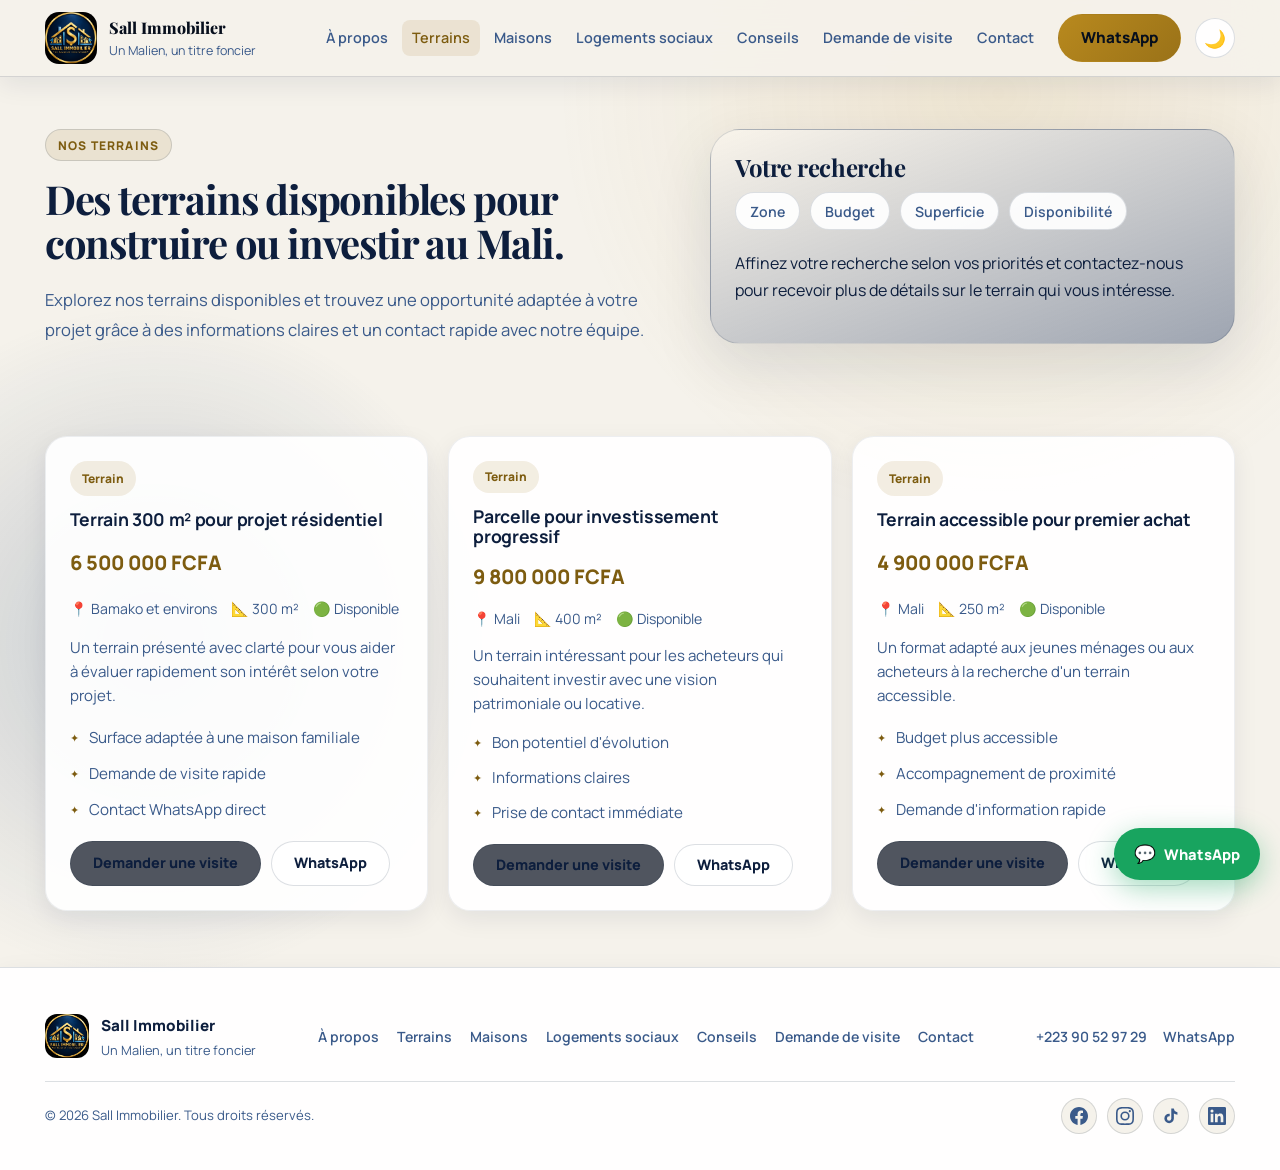
<file: terrains.html>
<!DOCTYPE html>
<html lang="fr">
  <head>
    <meta charset="UTF-8" />
    <meta name="viewport" content="width=device-width, initial-scale=1.0" />
    <title>Terrains à vendre | Sall Immobilier</title>
    <meta
      name="description"
      content="Découvrez les terrains présentés par Sall Immobilier et demandez facilement plus d'informations ou une visite."
    />
    <link rel="preconnect" href="https://fonts.googleapis.com" />
    <link rel="preconnect" href="https://fonts.gstatic.com" crossorigin />
    <link
      href="https://fonts.googleapis.com/css2?family=Manrope:wght@400;500;600;700;800&family=Playfair+Display:wght@600;700&display=swap"
      rel="stylesheet"
    />
    <link rel="stylesheet" href="styles.css" />
    <link rel="icon" type="image/png" href="Logo.png" />
    <link rel="shortcut icon" href="Logo.png" />
    <link rel="apple-touch-icon" href="Logo.png" />
  </head>
  <body data-page="terrains">
    <header class="site-header" data-site-header></header>

    <main>
      <section class="page-hero">
        <div class="shell page-grid">
          <div>
            <p class="eyebrow">Nos terrains</p>
            <h1>Des terrains disponibles pour construire ou investir au Mali.</h1>
            <p class="lead">
              Explorez nos terrains disponibles et trouvez une opportunité adaptée à votre
              projet grâce à des informations claires et un contact rapide avec notre équipe.
            </p>
          </div>
          <aside class="hero-aside">
            <h2>Votre recherche</h2>
            <div class="filter-row">
              <span class="filter-chip">Zone</span>
              <span class="filter-chip">Budget</span>
              <span class="filter-chip">Superficie</span>
              <span class="filter-chip">Disponibilité</span>
            </div>
            <p>
              Affinez votre recherche selon vos priorités et contactez-nous pour recevoir plus
              de détails sur le terrain qui vous intéresse.
            </p>
          </aside>
        </div>
      </section>

      <section class="section">
        <div class="shell">
          <div class="listing-grid" data-listings="terrains"></div>
        </div>
      </section>
    </main>

    <footer class="site-footer" data-site-footer></footer>
    <a class="floating-whatsapp" data-whatsapp-link href="#">WhatsApp</a>

    <script src="site-data.js"></script>
    <script src="script.js"></script>
  </body>
</html>
</file>
<file: styles.css>
/* ============================================================
   SALL IMMOBILIER — Design System
   Palette extraite du logo : Bleu marine #0d1e3d + Or #e8b84b
   ============================================================ */

/* ── Variables : Mode sombre (défaut) ──────────────────────── */
:root {
  --bg:           #060e1c;
  --bg-soft:      #091528;
  --panel:        #0d1e3d;
  --panel-alt:    rgba(13, 30, 61, 0.55);
  --panel-glass:  rgba(6, 14, 28, 0.82);
  --ink:          #f0ece4;
  --ink-strong:   #ffffff;
  --muted:        #8fa8c8;
  --gold:         #c8973a;
  --gold-strong:  #e8b84b;
  --gold-light:   #f5d278;
  --gold-dim:     rgba(200, 151, 58, 0.18);
  --blue-accent:  #1a3a6b;
  --green-wa:     #18a45f;
  --line:         rgba(200, 151, 58, 0.18);
  --line-subtle:  rgba(255, 255, 255, 0.08);
  --shadow:       0 20px 60px rgba(0, 0, 0, 0.4);
  --shadow-sm:    0 8px 24px rgba(0, 0, 0, 0.28);
  --radius-xl:    30px;
  --radius-lg:    22px;
  --radius-md:    16px;
  --radius-sm:    12px;
  --shell:        100%;
  --transition:   220ms ease;
}

/* ── Variables : Mode clair ─────────────────────────────────── */
[data-theme="light"] {
  --bg:           #f5f2eb;
  --bg-soft:      #ede9de;
  --panel:        #ffffff;
  --panel-alt:    rgba(255, 255, 255, 0.92);
  --panel-glass:  rgba(245, 242, 235, 0.90);
  --ink:          #0d1e3d;
  --ink-strong:   #060e1c;
  --muted:        #3a5a8a;
  --gold:         #9a7218;
  --gold-strong:  #7d5c10;
  --gold-light:   #b8891e;
  --gold-dim:     rgba(154, 114, 24, 0.12);
  --blue-accent:  #0d1e3d;
  --line:         rgba(13, 30, 61, 0.14);
  --line-subtle:  rgba(13, 30, 61, 0.07);
  --shadow:       0 20px 60px rgba(13, 30, 61, 0.12);
  --shadow-sm:    0 8px 24px rgba(13, 30, 61, 0.08);
}

/* Respect de la préférence système si aucun choix manuel */
@media (prefers-color-scheme: light) {
  :root:not([data-theme]) {
    --bg:           #f5f2eb;
    --bg-soft:      #ede9de;
    --panel:        #ffffff;
    --panel-alt:    rgba(255, 255, 255, 0.92);
    --panel-glass:  rgba(245, 242, 235, 0.90);
    --ink:          #0d1e3d;
    --ink-strong:   #060e1c;
    --muted:        #3a5a8a;
    --gold:         #9a7218;
    --gold-strong:  #7d5c10;
    --gold-light:   #b8891e;
    --gold-dim:     rgba(154, 114, 24, 0.12);
    --blue-accent:  #0d1e3d;
    --line:         rgba(13, 30, 61, 0.14);
    --line-subtle:  rgba(13, 30, 61, 0.07);
    --shadow:       0 20px 60px rgba(13, 30, 61, 0.12);
    --shadow-sm:    0 8px 24px rgba(13, 30, 61, 0.08);
  }
}

/* ── Reset & Base ───────────────────────────────────────────── */
*, *::before, *::after {
  box-sizing: border-box;
}

html {
  scroll-behavior: smooth;
  -webkit-text-size-adjust: 100%;
}

body {
  margin: 0;
  font-family: "Manrope", sans-serif;
  font-size: 1rem;
  line-height: 1.65;
  color: var(--ink);
  background-color: var(--bg);
  background-image:
    radial-gradient(circle at 78% 8%, rgba(200, 151, 58, 0.14) 0%, transparent 30%),
    radial-gradient(circle at 12% 55%, rgba(26, 58, 107, 0.22) 0%, transparent 26%);
  transition: background-color var(--transition), color var(--transition);
  -webkit-font-smoothing: antialiased;
  overflow-x: hidden;
}

[data-theme="light"] body {
  background-image:
    radial-gradient(circle at 78% 8%, rgba(200, 151, 58, 0.08) 0%, transparent 30%),
    radial-gradient(circle at 12% 55%, rgba(13, 30, 61, 0.06) 0%, transparent 26%);
}

a {
  color: inherit;
  text-decoration: none;
}

img {
  display: block;
  max-width: 100%;
}

button {
  cursor: pointer;
  font-family: inherit;
}

/* ── Layout Shell (Pleine largeur) ──────────────────────────── */
.shell {
  width: 100%;
  max-width: 100%;
  padding-inline: clamp(20px, 3.5vw, 64px);
  margin-inline: auto;
  box-sizing: border-box;
}

/* ── HEADER (Pleine largeur) ────────────────────────────────── */
.site-header {
  position: sticky;
  top: 0;
  z-index: 100;
  width: 100%;
  margin: 0;
  padding: 12px clamp(20px, 3.5vw, 64px);
  background: var(--panel-glass);
  backdrop-filter: blur(20px);
  -webkit-backdrop-filter: blur(20px);
  border-bottom: 1px solid var(--line);
  box-shadow: var(--shadow-sm);
  transition: background var(--transition), border-color var(--transition);
}

.header-bar {
  display: flex;
  align-items: center;
  justify-content: space-between;
  gap: 16px;
  padding: 0;
  border-radius: 0;
  border: none;
  background: transparent;
  backdrop-filter: none;
  -webkit-backdrop-filter: none;
  box-shadow: none;
  width: 100%;
}

/* ── Brand / Logo ───────────────────────────────────────────── */
.brand {
  display: flex;
  align-items: center;
  gap: 12px;
  min-width: 0;
  flex-shrink: 0;
}

.brand img {
  width: 52px;
  height: 52px;
  object-fit: contain;
  border-radius: 14px;
  flex-shrink: 0;
}

.brand strong {
  display: block;
  font-size: 1rem;
  font-weight: 800;
  color: var(--ink-strong);
  white-space: nowrap;
}

.brand span {
  display: block;
  font-size: 0.78rem;
  color: var(--muted);
  white-space: nowrap;
}

/* ── Desktop Navigation ─────────────────────────────────────── */
.header-nav {
  display: flex;
  align-items: center;
  gap: 14px;
}

.nav {
  display: flex;
  gap: 4px;
  flex-wrap: wrap;
  align-items: center;
}

.nav a {
  font-size: 0.9rem;
  font-weight: 600;
  color: var(--muted);
  padding: 6px 10px;
  border-radius: 8px;
  transition: color var(--transition), background var(--transition);
  white-space: nowrap;
}

.nav a:hover,
.nav a[aria-current="page"] {
  color: var(--ink);
  background: var(--gold-dim);
}

.nav a[aria-current="page"] {
  color: var(--gold-strong);
}

/* ── Theme Toggle ───────────────────────────────────────────── */
.theme-toggle {
  display: flex;
  align-items: center;
  justify-content: center;
  width: 40px;
  height: 40px;
  border-radius: 50%;
  border: 1px solid var(--line);
  background: var(--panel-alt);
  color: var(--ink);
  font-size: 1.1rem;
  transition: background var(--transition), border-color var(--transition), transform 180ms ease;
  flex-shrink: 0;
}

.theme-toggle:hover {
  background: var(--gold-dim);
  border-color: var(--gold);
  transform: rotate(20deg);
}

/* ── Hamburger Button ───────────────────────────────────────── */
.nav-toggle {
  display: none;
  flex-direction: column;
  justify-content: center;
  align-items: center;
  gap: 5px;
  width: 42px;
  height: 42px;
  border-radius: 10px;
  border: 1px solid var(--line);
  background: var(--panel-alt);
  padding: 0;
  flex-shrink: 0;
}

.nav-toggle span {
  display: block;
  width: 20px;
  height: 2px;
  background: var(--ink);
  border-radius: 2px;
  transition: transform 300ms ease, opacity 300ms ease, width 300ms ease;
}

.nav-toggle[aria-expanded="true"] span:nth-child(1) {
  transform: translateY(7px) rotate(45deg);
}
.nav-toggle[aria-expanded="true"] span:nth-child(2) {
  opacity: 0;
  width: 0;
}
.nav-toggle[aria-expanded="true"] span:nth-child(3) {
  transform: translateY(-7px) rotate(-45deg);
}

/* ── Mobile Navigation Overlay ──────────────────────────────── */
.nav-overlay {
  position: fixed;
  inset: 0;
  z-index: 200;
  background: var(--panel);
  background-color: var(--panel);
  display: flex;
  flex-direction: column;
  padding: 24px;
  transform: translateX(100%);
  transition: transform 320ms cubic-bezier(0.4, 0, 0.2, 1);
  overflow-y: auto;
}

.nav-overlay.is-open {
  transform: translateX(0);
}

.nav-overlay-header {
  display: flex;
  align-items: center;
  justify-content: space-between;
  margin-bottom: 32px;
  padding-bottom: 20px;
  border-bottom: 1px solid var(--line);
}

.nav-overlay-logo {
  display: flex;
  align-items: center;
  gap: 12px;
}

.nav-overlay-logo img {
  width: 46px;
  height: 46px;
  object-fit: contain;
  border-radius: 12px;
}

.nav-overlay-logo strong {
  font-size: 1rem;
  font-weight: 800;
  color: var(--ink-strong);
}

.nav-close {
  display: flex;
  align-items: center;
  justify-content: center;
  width: 40px;
  height: 40px;
  border-radius: 10px;
  border: 1px solid var(--line);
  background: var(--panel-alt);
  color: var(--ink);
  font-size: 1.2rem;
  transition: background var(--transition);
}

.nav-close:hover {
  background: var(--gold-dim);
}

.nav-mobile {
  display: flex;
  flex-direction: column;
  gap: 4px;
  flex: 1;
}

.nav-mobile a {
  display: flex;
  align-items: center;
  padding: 16px;
  border-radius: 12px;
  font-size: 1.05rem;
  font-weight: 600;
  color: var(--ink);
  border: 1px solid transparent;
  transition: color var(--transition), background var(--transition), border-color var(--transition);
}

.nav-mobile a:hover,
.nav-mobile a[aria-current="page"] {
  color: var(--gold-strong);
  background: var(--gold-dim);
  border-color: var(--line);
}

.nav-mobile-cta {
  margin-top: 24px;
  padding-top: 20px;
  border-top: 1px solid var(--line);
  display: flex;
  flex-direction: column;
  gap: 12px;
}

/* ── Buttons ─────────────────────────────────────────────────── */
.button-row {
  display: flex;
  flex-wrap: wrap;
  gap: 12px;
}

.button {
  display: inline-flex;
  align-items: center;
  justify-content: center;
  min-height: 48px;
  padding: 0 22px;
  border-radius: 999px;
  border: 1px solid transparent;
  font-family: inherit;
  font-weight: 800;
  font-size: 0.95rem;
  white-space: nowrap;
  transition: transform 180ms ease, border-color 180ms ease, background 180ms ease, box-shadow 180ms ease;
  cursor: pointer;
}

.button:hover,
.button:focus-visible {
  transform: translateY(-2px);
  box-shadow: 0 8px 24px rgba(0, 0, 0, 0.2);
}

.button-gold {
  color: #060e1c;
  background: linear-gradient(135deg, var(--gold-light), var(--gold));
  border-color: transparent;
}

.button-gold:hover {
  background: linear-gradient(135deg, #fde07a, #d4a843);
}

.button-outline {
  background: var(--panel-alt);
  border-color: var(--line);
  color: var(--ink);
}

.button-outline:hover {
  border-color: var(--gold);
  background: var(--gold-dim);
}

.button-dark {
  background: rgba(6, 14, 28, 0.7);
  border-color: var(--line);
  color: var(--ink);
}

[data-theme="light"] .button-dark {
  background: rgba(13, 30, 61, 0.08);
  color: var(--ink);
}

/* ── Badges & Pills ──────────────────────────────────────────── */
.eyebrow,
.card-kicker,
.pill {
  display: inline-flex;
  align-items: center;
  width: fit-content;
  min-height: 32px;
  padding: 0 12px;
  border-radius: 999px;
  letter-spacing: 0.1em;
  text-transform: uppercase;
  font-size: 0.75rem;
  font-weight: 800;
}

.eyebrow,
.card-kicker {
  margin: 0 0 16px;
  background: var(--gold-dim);
  color: var(--gold-strong);
  border: 1px solid var(--line);
}

.pill {
  background: var(--gold-dim);
  color: var(--gold-strong);
  letter-spacing: 0;
  text-transform: none;
}

/* ── Typography ──────────────────────────────────────────────── */
.brand strong,
h1, h2,
.panel-title,
.page-hero h1 {
  font-family: "Playfair Display", serif;
}

h1, h2, h3 {
  line-height: 1.1;
  letter-spacing: -0.02em;
}

/* ── Hero Section ────────────────────────────────────────────── */
.hero {
  padding: 52px 0 24px;
  overflow: hidden;
}

.hero-grid,
.split-layout,
.contact-layout,
.page-grid,
.form-layout {
  display: grid;
  gap: 24px;
}

.hero-grid {
  grid-template-columns: 1.15fr 0.85fr;
  align-items: stretch;
}

.hero-copy h1 {
  margin: 0;
  font-size: clamp(2rem, 4.5vw, 3.2rem);
  line-height: 1.1;
  letter-spacing: -0.03em;
}

.page-hero h1 {
  margin: 0;
  font-size: clamp(1.6rem, 3.5vw, 2.5rem);
  line-height: 1.1;
  letter-spacing: -0.03em;
}

.lead {
  margin: 20px 0 0;
  line-height: 1.75;
  max-width: 64ch;
  font-size: 1.04rem;
  color: var(--muted);
}

.hero-copy .button-row {
  margin: 28px 0 22px;
}

/* ── Feature Lists ───────────────────────────────────────────── */
.compact-list,
.feature-list,
.step-list,
.data-list,
.listing-highlights,
.contact-list {
  margin: 0;
  padding: 0;
  list-style: none;
}

.feature-list,
.listing-highlights,
.contact-list {
  display: grid;
  gap: 10px;
}

.feature-list li,
.listing-highlights li,
.contact-list li {
  display: flex;
  align-items: flex-start;
  gap: 10px;
  color: var(--muted);
  font-size: 0.95rem;
}

.feature-list li::before,
.listing-highlights li::before,
.contact-list li::before {
  content: "✦";
  color: var(--gold-strong);
  font-size: 0.7rem;
  margin-top: 4px;
  flex-shrink: 0;
}

/* ── Cards ───────────────────────────────────────────────────── */
.elevated-card,
.info-card,
.category-card,
.listing-card,
.bullet-card,
.contact-card,
.article-card,
.form-shell {
  padding: 24px;
  border-radius: var(--radius-lg);
  background: var(--panel-alt);
  border: 1px solid var(--line-subtle);
  box-shadow: var(--shadow-sm);
  transition: background var(--transition), border-color var(--transition);
}

[data-theme="light"] .elevated-card,
[data-theme="light"] .info-card,
[data-theme="light"] .category-card,
[data-theme="light"] .listing-card,
[data-theme="light"] .bullet-card,
[data-theme="light"] .contact-card,
[data-theme="light"] .article-card,
[data-theme="light"] .form-shell {
  border-color: var(--line);
  box-shadow: var(--shadow-sm);
}

.hero-panel {
  border: 1px solid var(--line);
  background:
    linear-gradient(160deg, rgba(200, 151, 58, 0.12) 0%, rgba(13, 30, 61, 0.6) 100%),
    var(--panel);
  box-shadow: var(--shadow);
}

.hero-panel h2 {
  margin: 0 0 18px;
  font-size: clamp(1.3rem, 2.5vw, 1.7rem);
  line-height: 1.15;
}

/* ── Stats Grid ──────────────────────────────────────────────── */
.stats-grid {
  display: grid;
  grid-template-columns: repeat(2, minmax(0, 1fr));
  gap: 14px;
}

.stats-grid article {
  padding: 16px;
  border-radius: var(--radius-md);
  border: 1px solid var(--line);
  background: rgba(255, 255, 255, 0.04);
}

[data-theme="light"] .stats-grid article {
  background: rgba(13, 30, 61, 0.04);
}

.stats-grid strong {
  display: block;
  font-size: 1.15rem;
  font-weight: 800;
  color: var(--gold-strong);
}

.stats-grid span {
  font-size: 0.85rem;
  color: var(--muted);
}

/* ── Sections ────────────────────────────────────────────────── */
.section {
  padding: 80px 0 8px;
}

.section-dark {
  padding: 72px 0 24px;
  background:
    linear-gradient(180deg, var(--panel) 0%, rgba(6, 14, 28, 0.95) 100%);
  border-top: 1px solid var(--line);
  border-bottom: 1px solid var(--line);
}

[data-theme="light"] .section-dark {
  background: linear-gradient(180deg, rgba(13, 30, 61, 0.04) 0%, rgba(13, 30, 61, 0.02) 100%);
}

.section-heading {
  max-width: 880px;
  margin-bottom: 32px;
}

.section-heading h2 {
  margin: 0;
  font-size: clamp(1.6rem, 3vw, 2.2rem);
  line-height: 1.12;
}

.section-heading p {
  margin-top: 14px;
  color: var(--muted);
  max-width: 56ch;
}

/* ── Grids ───────────────────────────────────────────────────── */
.trust-grid {
  display: grid;
  grid-template-columns: repeat(3, minmax(0, 1fr));
  gap: 18px;
}

.category-grid {
  display: grid;
  grid-template-columns: repeat(3, minmax(0, 1fr));
  gap: 18px;
}

.listing-grid {
  display: grid;
  grid-template-columns: repeat(3, minmax(0, 1fr));
  gap: 20px;
}

.articles-grid {
  display: grid;
  grid-template-columns: repeat(3, minmax(0, 1fr));
  gap: 20px;
}

/* ── Category Cards ──────────────────────────────────────────── */
.category-card {
  display: grid;
  gap: 12px;
  transition: transform var(--transition), border-color var(--transition), box-shadow var(--transition);
  cursor: pointer;
}

.category-card:hover {
  transform: translateY(-4px);
  border-color: var(--gold);
  box-shadow: 0 16px 40px rgba(200, 151, 58, 0.15);
}

.category-card h3,
.listing-card h3,
.bullet-card h3,
.contact-card h3,
.article-card h3 {
  margin: 0;
  font-size: 1.1rem;
  font-weight: 700;
  color: var(--ink);
}

.category-card p,
.listing-card p,
.bullet-card p,
.contact-card p,
.article-card p {
  margin: 0;
  color: var(--muted);
  font-size: 0.94rem;
  line-height: 1.6;
}

/* ── Listing Cards ───────────────────────────────────────────── */
.listing-card {
  display: grid;
  gap: 14px;
}

.listing-price {
  font-size: 1.25rem;
  font-weight: 800;
  color: var(--gold-strong);
}

.listing-meta {
  display: flex;
  flex-wrap: wrap;
  gap: 8px 14px;
  font-size: 0.88rem;
  color: var(--muted);
}

.listing-meta span {
  display: flex;
  align-items: center;
  gap: 4px;
}

.listing-actions {
  display: flex;
  flex-wrap: wrap;
  gap: 10px;
  margin-top: 4px;
}

.listing-actions .button {
  min-height: 42px;
  font-size: 0.9rem;
}

/* ── Split Layout ────────────────────────────────────────────── */
.split-layout {
  grid-template-columns: 1.05fr 0.95fr;
  align-items: start;
}

.bullet-cards,
.panel-stack {
  display: grid;
  gap: 16px;
}

/* ── Step List ───────────────────────────────────────────────── */
.step-list {
  display: grid;
  gap: 14px;
  counter-reset: step;
}

.step-list li {
  display: flex;
  gap: 14px;
  align-items: center;
  color: var(--muted);
  font-size: 0.95rem;
}

.step-list li::before {
  counter-increment: step;
  content: counter(step, decimal-leading-zero);
  display: inline-flex;
  align-items: center;
  justify-content: center;
  width: 42px;
  height: 42px;
  flex: 0 0 42px;
  border-radius: 50%;
  background: var(--gold-dim);
  border: 1px solid var(--line);
  color: var(--gold-strong);
  font-weight: 800;
  font-size: 0.9rem;
}

/* ── CTA Section ─────────────────────────────────────────────── */
.cta-section {
  padding-bottom: 88px;
}

.cta-shell {
  display: flex;
  align-items: center;
  justify-content: space-between;
  gap: 24px;
  padding: 32px;
  border-radius: var(--radius-xl);
  border: 1px solid var(--line);
  background:
    radial-gradient(circle at top right, rgba(200, 151, 58, 0.16) 0%, transparent 40%),
    var(--panel-alt);
  box-shadow: var(--shadow);
}

.cta-shell h2 {
  margin: 0;
  font-size: clamp(1.3rem, 2.5vw, 1.8rem);
}

.cta-shell p {
  margin-top: 10px;
  color: var(--muted);
}

/* ── Page Hero ───────────────────────────────────────────────── */
.page-hero {
  padding: 52px 0 12px;
}

.page-grid {
  grid-template-columns: 1.1fr 0.9fr;
  align-items: center;
}

.hero-aside {
  padding: 24px;
  border-radius: var(--radius-xl);
  border: 1px solid var(--line);
  background:
    linear-gradient(160deg, rgba(200, 151, 58, 0.1) 0%, rgba(13, 30, 61, 0.4) 100%),
    var(--panel);
  box-shadow: var(--shadow);
}

.hero-aside img {
  width: 100%;
  max-width: 120px;
  border-radius: 20px;
  margin-bottom: 16px;
}

.hero-aside h2,
.panel-title {
  margin: 0 0 12px;
  font-size: 1.5rem;
}

/* ── Filter Chips ────────────────────────────────────────────── */
.filter-row {
  display: flex;
  flex-wrap: wrap;
  gap: 10px;
  margin-bottom: 20px;
}

.filter-chip {
  min-height: 38px;
  padding: 0 14px;
  border-radius: 999px;
  background: var(--panel-alt);
  border: 1px solid var(--line);
  color: var(--muted);
  display: inline-flex;
  align-items: center;
  font-size: 0.88rem;
  font-weight: 600;
}

/* ── Contact Layout ──────────────────────────────────────────── */
.contact-layout,
.form-layout {
  grid-template-columns: 0.9fr 1.1fr;
  align-items: start;
}

.contact-card ul {
  margin: 12px 0 20px;
  padding: 0;
  list-style: none;
  display: grid;
  gap: 10px;
}

.contact-card li {
  display: flex;
  align-items: flex-start;
  gap: 8px;
  color: var(--muted);
  line-height: 1.6;
  font-size: 0.95rem;
}

.contact-card li::before {
  content: "✦";
  color: var(--gold-strong);
  font-size: 0.7rem;
  margin-top: 5px;
  flex-shrink: 0;
}

/* ── Article Cards ───────────────────────────────────────────── */
.article-card {
  display: grid;
  gap: 12px;
}

/* ── Form ────────────────────────────────────────────────────── */
.form-shell {
  background:
    radial-gradient(circle at top right, rgba(200, 151, 58, 0.1), transparent 30%),
    var(--panel-alt);
}

.lead-form {
  display: grid;
  gap: 16px;
  margin-top: 18px;
}

.field-grid {
  display: grid;
  grid-template-columns: repeat(2, minmax(0, 1fr));
  gap: 16px;
}

.field {
  display: grid;
  gap: 7px;
}

.field.full {
  grid-column: 1 / -1;
}

.field label {
  font-weight: 700;
  font-size: 0.9rem;
  color: var(--ink);
}

.field input,
.field select,
.field textarea {
  width: 100%;
  min-height: 48px;
  padding: 12px 14px;
  border-radius: 12px;
  border: 1px solid var(--line);
  background: var(--bg);
  color: var(--ink);
  font: inherit;
  font-size: 0.95rem;
  transition: border-color var(--transition), box-shadow var(--transition);
  appearance: none;
  -webkit-appearance: none;
}

.field input:focus,
.field select:focus,
.field textarea:focus {
  outline: none;
  border-color: var(--gold);
  box-shadow: 0 0 0 3px rgba(200, 151, 58, 0.15);
}

.field textarea {
  min-height: 130px;
  resize: vertical;
}

.field input::placeholder,
.field textarea::placeholder {
  color: var(--muted);
  opacity: 0.7;
}

.field-help {
  margin: 4px 0 0;
  font-size: 0.88rem;
  line-height: 1.55;
  color: var(--muted);
}

/* ── Text Link ───────────────────────────────────────────────── */
.text-link {
  color: var(--gold-strong);
  font-weight: 700;
  font-size: 0.95rem;
  transition: color var(--transition);
}

.text-link:hover {
  color: var(--gold-light);
}

/* ── Footer (Pleine largeur) ─────────────────────────────────── */
.site-footer {
  padding: 48px 0 0;
}

.footer-shell {
  width: 100%;
  max-width: 100%;
  margin-inline: auto;
  padding: 44px clamp(20px, 3.5vw, 64px) 36px;
  border-radius: 0;
  border-left: none;
  border-right: none;
  border-top: 1px solid var(--line);
  border-bottom: none;
  background: var(--panel-alt);
  box-shadow: var(--shadow-sm);
}

.footer-top {
  display: flex;
  align-items: center;
  justify-content: space-between;
  gap: 24px;
  flex-wrap: wrap;
}

.footer-brand {
  display: flex;
  align-items: center;
  gap: 12px;
}

.footer-brand img {
  width: 44px;
  height: 44px;
  object-fit: contain;
  border-radius: 12px;
  flex-shrink: 0;
}

.footer-brand strong {
  font-weight: 800;
  font-size: 0.95rem;
  color: var(--ink);
}

.footer-tagline {
  margin: 2px 0 0;
  font-size: 0.8rem;
  color: var(--muted);
}

.footer-nav {
  display: flex;
  flex-wrap: wrap;
  gap: 6px 18px;
}

.footer-nav a {
  font-size: 0.88rem;
  font-weight: 600;
  color: var(--muted);
  transition: color var(--transition);
  white-space: nowrap;
}

.footer-nav a:hover {
  color: var(--gold-strong);
}

.footer-contact-info {
  display: flex;
  gap: 16px;
}

.footer-contact-info a {
  font-size: 0.88rem;
  font-weight: 600;
  color: var(--muted);
  transition: color var(--transition);
}

.footer-contact-info a:hover {
  color: var(--gold-strong);
}

.footer-bottom {
  display: flex;
  align-items: center;
  justify-content: space-between;
  margin-top: 20px;
  padding-top: 16px;
  border-top: 1px solid var(--line);
}

.footer-bottom p {
  margin: 0;
  font-size: 0.82rem;
  color: var(--muted);
}

.footer-social {
  display: flex;
  gap: 10px;
}

.footer-social a {
  display: flex;
  align-items: center;
  justify-content: center;
  width: 36px;
  height: 36px;
  border-radius: 50%;
  border: 1px solid var(--line);
  background: var(--bg);
  color: var(--muted);
  transition: color var(--transition), border-color var(--transition), background var(--transition);
}

.footer-social a:hover {
  color: var(--gold-strong);
  border-color: var(--gold);
  background: var(--gold-dim);
}

.footer-social a svg {
  width: 18px;
  height: 18px;
}

/* ── Floating WhatsApp ───────────────────────────────────────── */
.floating-whatsapp {
  position: fixed;
  right: 20px;
  bottom: 20px;
  z-index: 50;
  display: inline-flex;
  align-items: center;
  justify-content: center;
  gap: 8px;
  min-height: 52px;
  padding: 0 20px;
  border-radius: 999px;
  background: var(--green-wa);
  color: #ffffff;
  font-weight: 800;
  font-size: 0.92rem;
  box-shadow: 0 8px 28px rgba(24, 164, 95, 0.4);
  transition: transform var(--transition), box-shadow var(--transition);
}

.floating-whatsapp:hover {
  transform: translateY(-3px);
  box-shadow: 0 14px 36px rgba(24, 164, 95, 0.5);
}

.floating-whatsapp::before {
  content: "💬";
  font-size: 1.1rem;
}

.services-banner {
  padding: 24px 0 72px;
}

.services-banner-card {
  position: relative;
  overflow: hidden;
  padding: clamp(28px, 5vw, 56px);
  border-radius: var(--radius-xl);
  border: 1px solid var(--line);
  background:
    linear-gradient(135deg, rgba(200, 151, 58, 0.18), rgba(13, 30, 61, 0.78)),
    var(--panel);
  box-shadow: var(--shadow);
}

.services-banner-card::before {
  content: "";
  position: absolute;
  right: -10%;
  bottom: -55%;
  width: 320px;
  height: 320px;
  border-radius: 50%;
  background: radial-gradient(circle, rgba(232, 184, 75, 0.22), transparent 68%);
}

.services-banner-copy {
  position: relative;
  display: grid;
  gap: 24px;
}

.services-banner-viewport {
  display: grid;
  min-height: 190px;
}

.service-slide {
  grid-area: 1 / 1;
  display: grid;
  grid-template-columns: minmax(0, 1fr) auto;
  align-items: center;
  gap: 24px;
  opacity: 0;
  visibility: hidden;
  transform: translateX(24px);
  transition: opacity 500ms ease, transform 500ms ease, visibility 500ms ease;
}

.service-slide.is-active {
  opacity: 1;
  visibility: visible;
  transform: translateX(0);
}

.service-slide-kicker {
  margin: 0 0 10px;
  color: var(--gold-strong);
  font-size: 0.78rem;
  font-weight: 800;
  letter-spacing: 0.12em;
  text-transform: uppercase;
}

.service-slide h2 {
  margin: 0;
  font-size: clamp(1.5rem, 3vw, 2.15rem);
  line-height: 1.15;
}

.service-slide p:not(.service-slide-kicker) {
  max-width: 62ch;
  margin: 12px 0 0;
  color: var(--muted);
  line-height: 1.7;
}

.service-slide-link {
  min-width: 170px;
}

.services-banner-controls {
  display: flex;
  flex-wrap: wrap;
  align-items: center;
  gap: 14px;
}

.services-banner-arrow {
  display: inline-flex;
  align-items: center;
  justify-content: center;
  width: 42px;
  height: 42px;
  border-radius: 50%;
  border: 1px solid var(--line);
  background: var(--panel-alt);
  color: var(--ink);
  font-size: 1.45rem;
  line-height: 1;
  transition: background var(--transition), border-color var(--transition), color var(--transition), transform 180ms ease;
}

.services-banner-arrow:hover,
.services-banner-arrow:focus-visible {
  border-color: var(--gold);
  background: var(--gold-dim);
  color: var(--gold-strong);
  transform: translateY(-2px);
}

.services-banner-dots {
  display: flex;
  align-items: center;
  gap: 8px;
}

.services-banner-dot {
  width: 10px;
  height: 10px;
  padding: 0;
  border: 1px solid var(--gold);
  border-radius: 999px;
  background: transparent;
  transition: width var(--transition), background var(--transition), border-color var(--transition);
}

.services-banner-dot:hover,
.services-banner-dot:focus-visible,
.services-banner-dot.is-active {
  width: 28px;
  border-color: var(--gold-strong);
  background: var(--gold-strong);
}

.services-banner-toggle {
  min-height: 42px;
  padding: 0 16px;
  border: 1px solid var(--line);
  border-radius: 999px;
  background: var(--panel-alt);
  color: var(--ink);
  font-weight: 800;
  font-size: 0.88rem;
  transition: background var(--transition), border-color var(--transition), color var(--transition);
}

.services-banner-toggle:hover,
.services-banner-toggle:focus-visible {
  border-color: var(--gold);
  background: var(--gold-dim);
  color: var(--gold-strong);
}

@media (prefers-reduced-motion: reduce) {
  .service-slide {
    transition: none;
  }
}

/* ── Animations ──────────────────────────────────────────────── */
.fade-in {
  animation: rise 600ms ease both;
}

@keyframes rise {
  from {
    opacity: 0;
    transform: translateY(16px);
  }
  to {
    opacity: 1;
    transform: translateY(0);
  }
}

/* ── Responsive : 1080px ─────────────────────────────────────── */
@media (max-width: 1080px) {
  .hero-grid,
  .split-layout,
  .page-grid,
  .contact-layout,
  .form-layout {
    grid-template-columns: 1fr;
  }

  .trust-grid,
  .category-grid,
  .listing-grid,
  .articles-grid {
    grid-template-columns: repeat(2, minmax(0, 1fr));
  }

  .footer-top {
    flex-direction: column;
    align-items: flex-start;
    gap: 18px;
  }

  .cta-shell {
    flex-wrap: wrap;
  }
}

/* ── Responsive : 780px ──────────────────────────────────────── */
@media (max-width: 780px) {
  .shell {
    padding-inline: 18px;
  }

  .site-header {
    position: sticky;
    top: 0;
    margin: 0;
    padding: 10px 18px;
  }

  .footer-shell {
    padding: 36px 18px 28px;
  }

  /* Afficher le hamburger, masquer la nav desktop */
  .nav-toggle {
    display: flex;
  }

  .header-nav .nav,
  .header-nav > .button-gold {
    display: none;
  }

  /* Réduire la marque sur mobile */
  .brand span {
    display: none;
  }

  .brand img {
    width: 44px;
    height: 44px;
  }

  /* Sections */
  .section {
    padding: 56px 0 8px;
  }

  .cta-section {
    padding-bottom: 56px;
  }

  .trust-grid,
  .category-grid,
  .listing-grid,
  .articles-grid {
    grid-template-columns: 1fr;
  }

  .footer-bottom {
    flex-direction: column;
    gap: 14px;
    text-align: center;
  }

  .field-grid,
  .stats-grid {
    grid-template-columns: 1fr;
  }

  .hero {
    padding: 32px 0 16px;
  }

  .services-banner {
    padding: 16px 0 56px;
  }

  .services-banner-card {
    padding: 24px 18px;
  }

  .services-banner-viewport {
    min-height: 300px;
  }

  .service-slide {
    grid-template-columns: 1fr;
    align-items: start;
    gap: 18px;
  }

  .service-slide-link {
    width: 100%;
  }

  .services-banner-controls {
    justify-content: flex-start;
  }

  .hero-copy h1 {
    font-size: clamp(1.8rem, 8vw, 2.8rem);
  }

  .page-hero {
    padding: 36px 0 8px;
  }

  .page-hero h1 {
    font-size: clamp(1.5rem, 7vw, 2.2rem);
  }

  .cta-shell {
    padding: 22px;
    flex-direction: column;
    align-items: flex-start;
  }

  .elevated-card,
  .category-card,
  .listing-card,
  .contact-card,
  .article-card,
  .form-shell,
  .hero-aside {
    padding: 18px;
  }

  .section-heading h2 {
    font-size: clamp(1.4rem, 6vw, 2rem);
  }
}

/* ── Responsive : 480px ──────────────────────────────────────── */
@media (max-width: 480px) {
  .shell {
    padding-inline: 14px;
  }

  .site-header {
    padding: 8px 14px;
  }

  .button {
    min-height: 46px;
    padding: 0 18px;
    font-size: 0.92rem;
  }

  .button-row {
    flex-direction: column;
    align-items: stretch;
  }

  .button-row .button {
    text-align: center;
    justify-content: center;
  }

  .hero-copy h1 {
    font-size: clamp(1.6rem, 9vw, 2.4rem);
  }

  .floating-whatsapp {
    right: 14px;
    bottom: 14px;
    padding: 0 16px;
    min-height: 48px;
    font-size: 0.88rem;
  }

  .listing-actions {
    flex-direction: column;
  }

  .listing-actions .button {
    width: 100%;
  }
}
</file>
